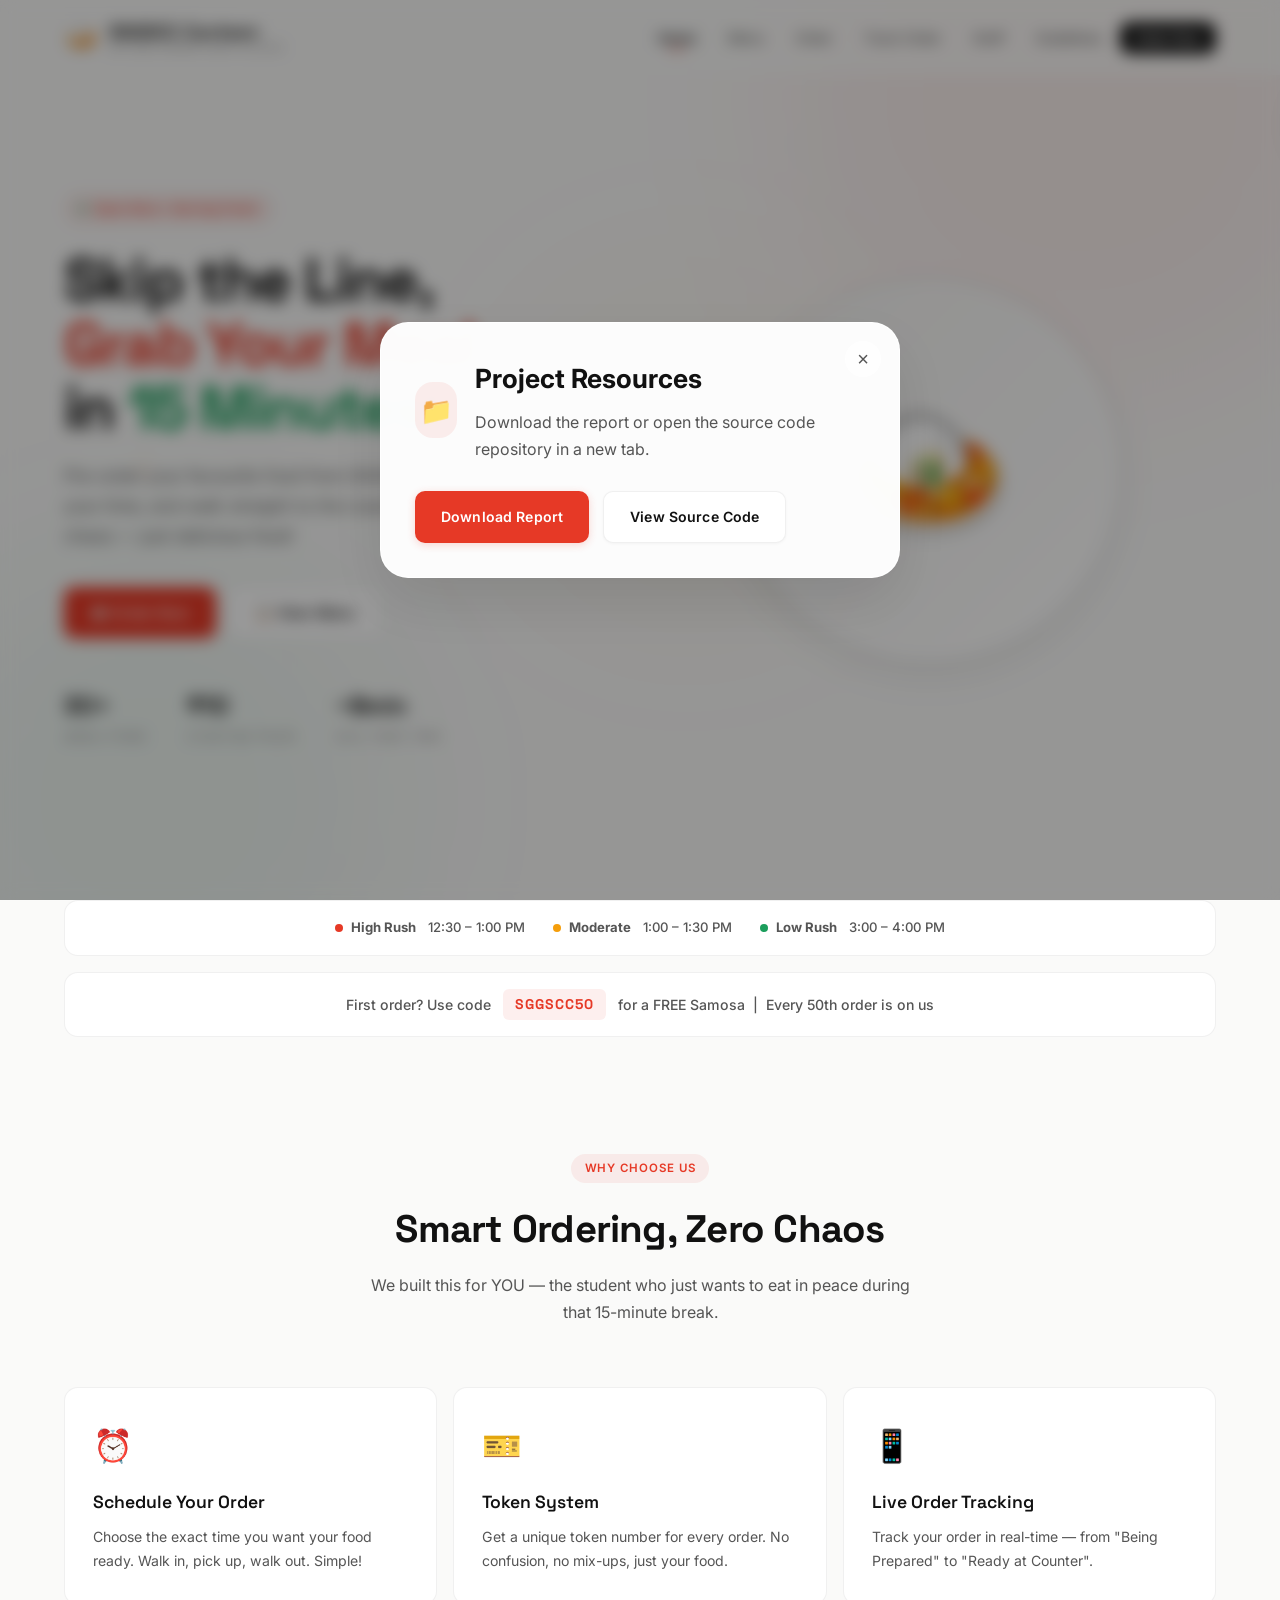
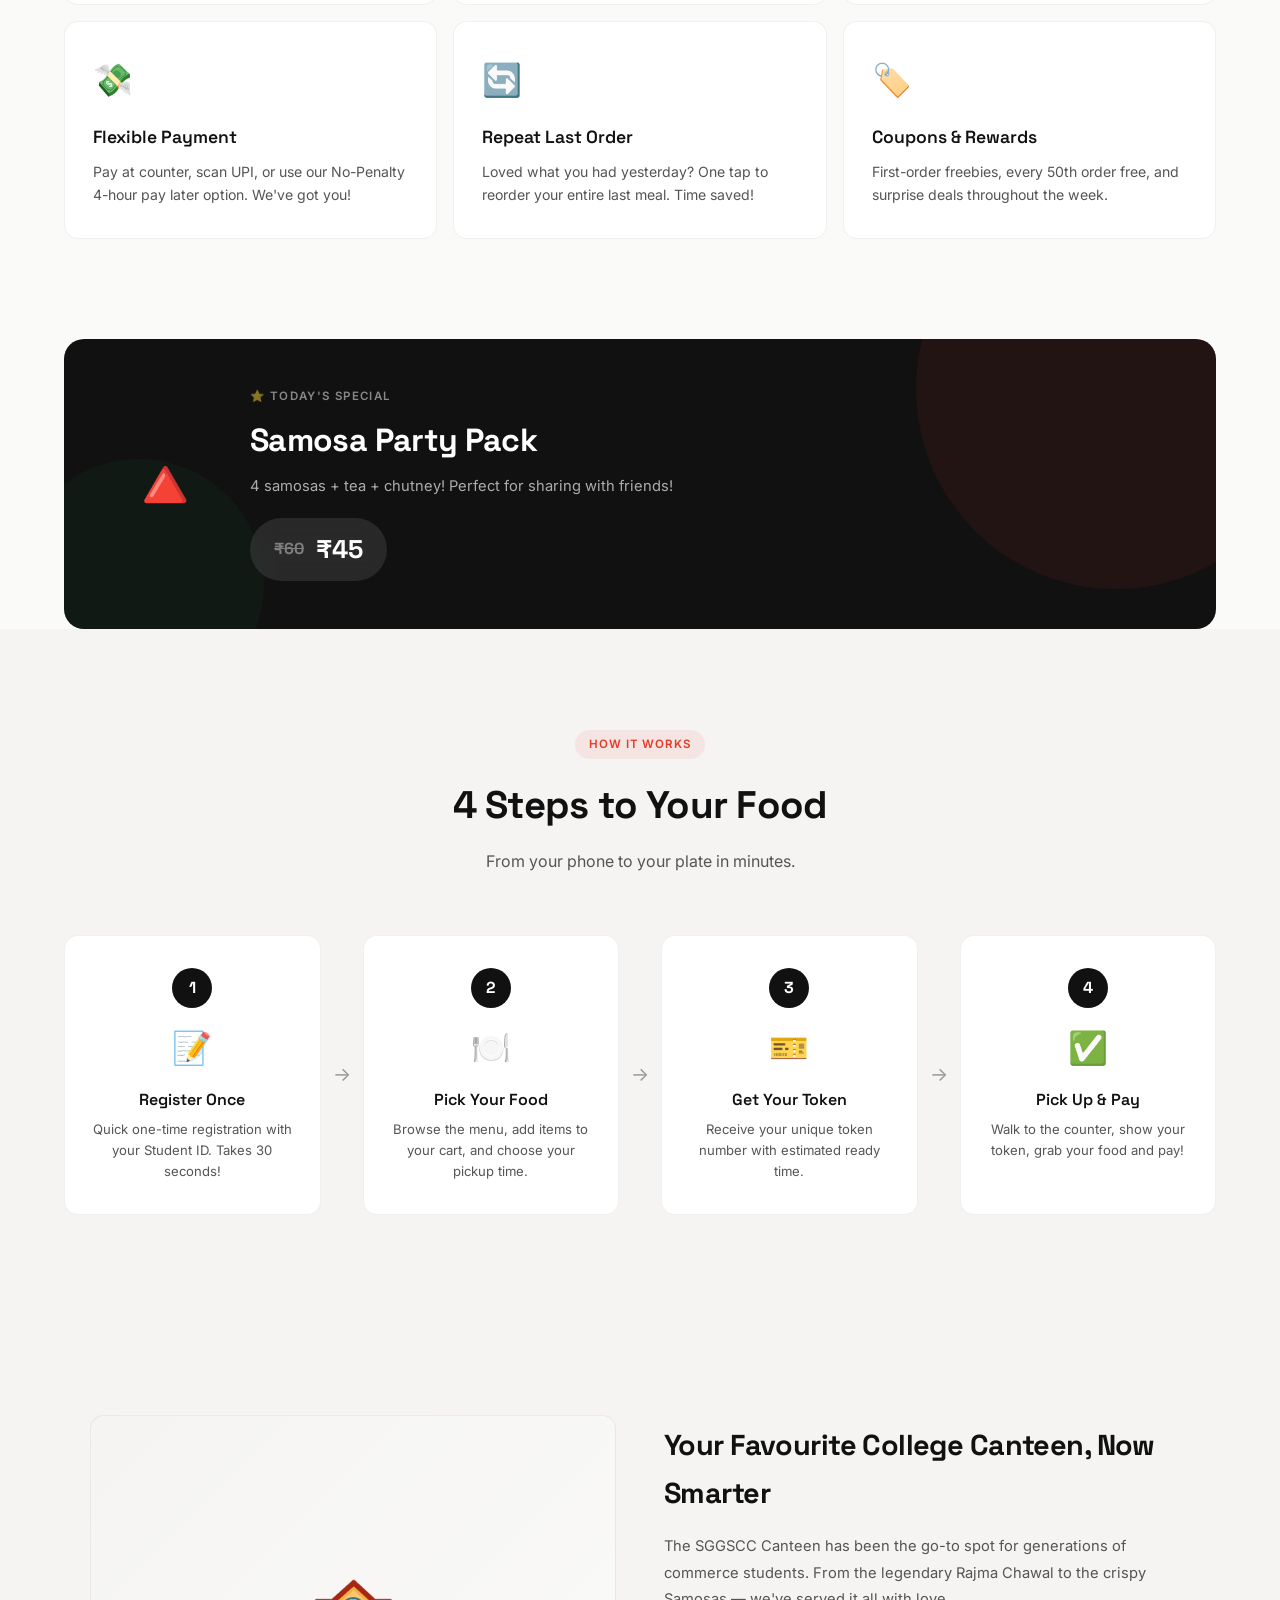
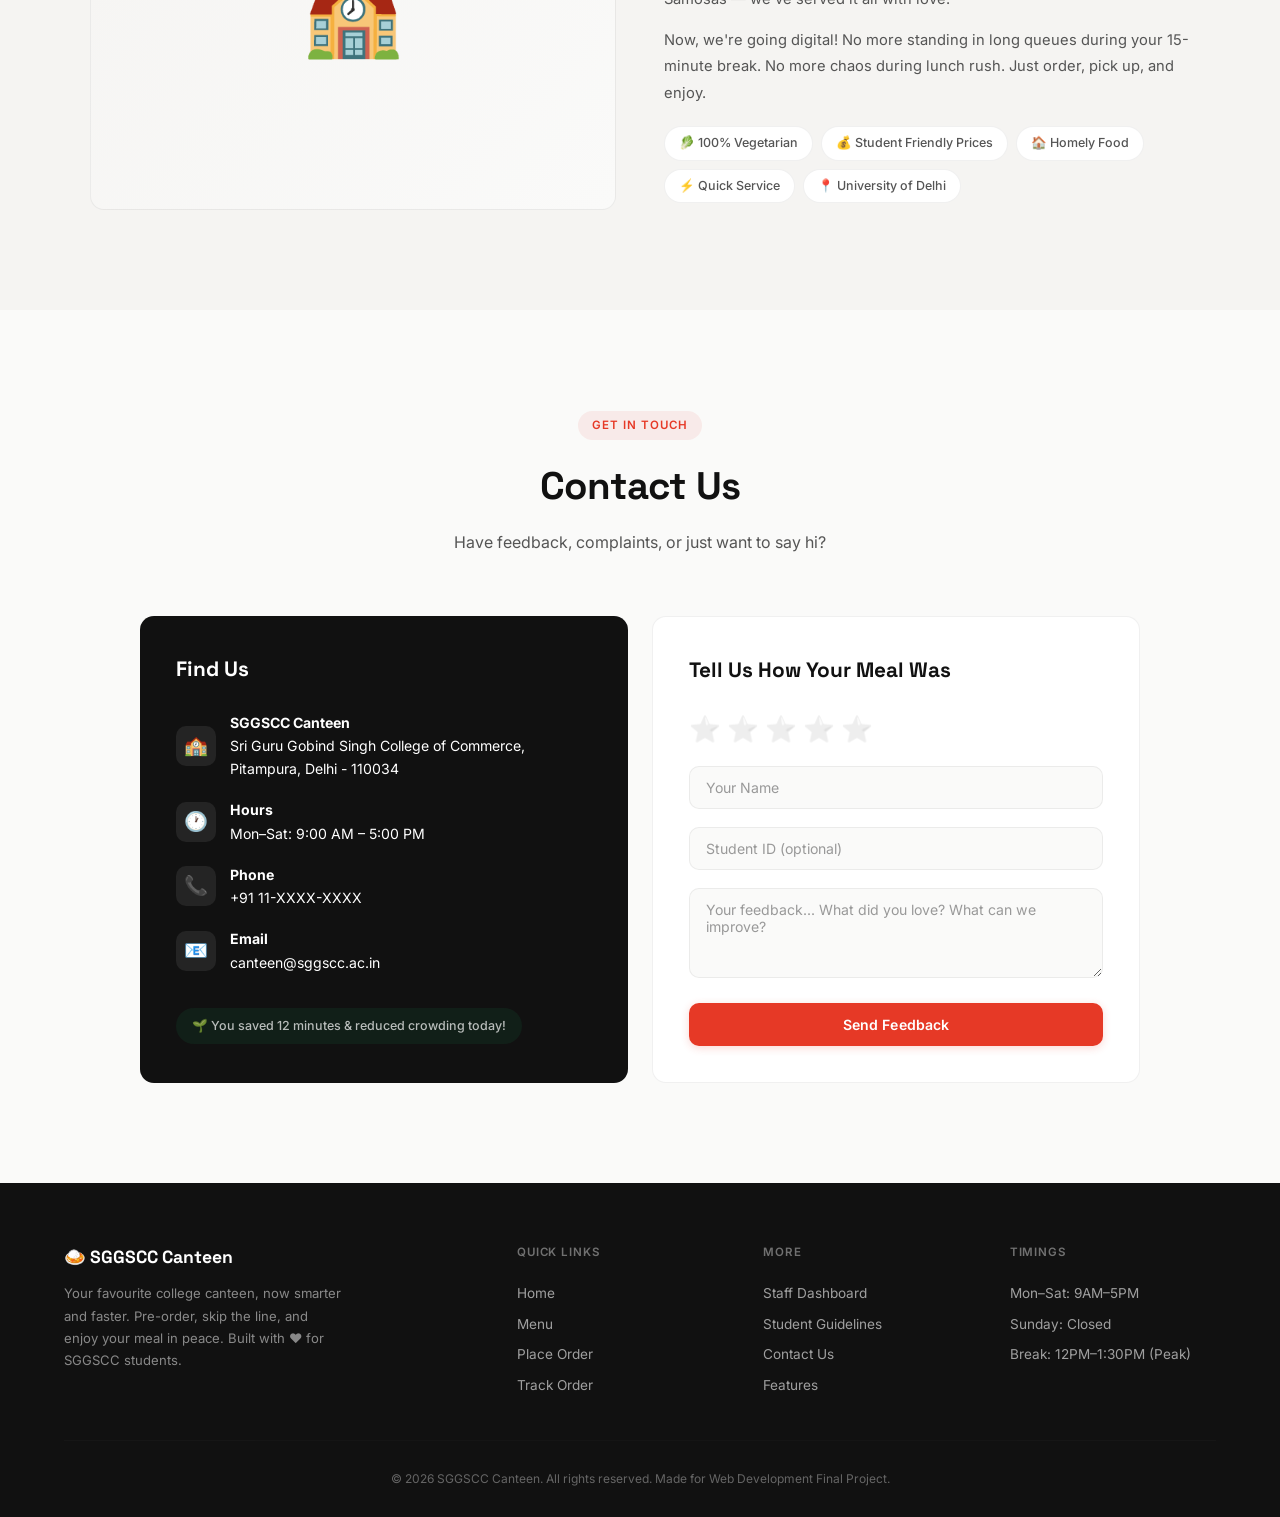
<file: index.html>
<!DOCTYPE html>
<html lang="en">
<head>
    <meta charset="UTF-8">
    <meta name="viewport" content="width=device-width, initial-scale=1.0">
    <title>SGGSCC Canteen - Sri Guru Gobind Singh College of Commerce</title>
    <link rel="stylesheet" href="css/style.css?v=2.0.0">
    <link rel="icon" href="data:image/svg+xml,<svg xmlns='http://www.w3.org/2000/svg' viewBox='0 0 100 100'><text y='.9em' font-size='90'>🍛</text></svg>">
</head>
<body>
    <!-- Preloader -->
    <div class="preloader" id="preloader">
        <div class="preloader-emoji">🍛</div>
        <p>Loading your canteen...</p>
    </div>

    <!-- Navbar -->
    <nav class="navbar" id="navbar">
        <a href="index.html" class="nav-logo">
            <span class="logo-emoji">🍛</span>
            <div class="logo-text">
                SGGSCC Canteen
                <span>Sri Guru Gobind Singh College</span>
            </div>
        </a>
        <ul class="nav-links" id="navLinks">
            <li><a href="index.html" class="active">Home</a></li>
            <li><a href="menu.html">Menu</a></li>
            <li><a href="order.html">Order</a></li>
            <li><a href="status.html">Track Order</a></li>
            <li><a href="dashboard.html">Staff</a></li>
            <li><a href="guidelines.html">Guidelines</a></li>
            <li><a href="order.html" class="nav-cta">Order Now</a></li>
        </ul>
        <div class="hamburger" id="hamburger">
            <span></span><span></span><span></span>
        </div>
    </nav>

    <!-- Hero Section -->
    <section class="hero">
        <div class="hero-bg-shapes">
            <div class="shape"></div>
            <div class="shape"></div>
            <div class="shape"></div>
        </div>

        <div class="hero-content">
            <div class="hero-badge">
                <span class="dot"></span>
                Open Now &bull; Serving Fresh
            </div>
            <h1>
                Skip the Line,<br>
                <span class="highlight">Grab Your Meal</span><br>
                in <span class="highlight-green">15 Minutes!</span>
            </h1>
            <p class="hero-subtitle">
                Pre-order your favourite food from SGGSCC Canteen, pick your time, and walk straight to the counter. No waiting, no chaos — just delicious food!
            </p>
            <div class="hero-buttons">
                <a href="order.html" class="btn btn-primary">
                    🍽️ Order Now
                </a>
                <a href="menu.html" class="btn btn-secondary">
                    📋 View Menu
                </a>
            </div>
            <div class="hero-stats">
                <div class="hero-stat">
                    <div class="number">30+</div>
                    <div class="label">Menu Items</div>
                </div>
                <div class="hero-stat">
                    <div class="number">₹10</div>
                    <div class="label">Starting From</div>
                </div>
                <div class="hero-stat">
                    <div class="number">~8min</div>
                    <div class="label">Avg. Prep Time</div>
                </div>
            </div>
        </div>

        <div class="hero-visual">
            <div class="hero-illustration">
                <span class="big-emoji">🍛</span>
                <span class="orbit-emoji">🍟</span>
                <span class="orbit-emoji">☕</span>
                <span class="orbit-emoji">🥪</span>
                <span class="orbit-emoji">🧃</span>
            </div>
        </div>

        <div class="floating-food" style="left:10%; animation-delay:0s;">🍕</div>
        <div class="floating-food" style="left:85%; animation-delay:6s;">☕</div>
    </section>

    <!-- Peak Hours Banner -->
    <div class="peak-hours-banner reveal">
        <div class="peak-item">
            <span class="peak-dot red"></span>
            <span><strong>High Rush</strong> &nbsp; 12:30 – 1:00 PM</span>
        </div>
        <div class="peak-item">
            <span class="peak-dot orange"></span>
            <span><strong>Moderate</strong> &nbsp; 1:00 – 1:30 PM</span>
        </div>
        <div class="peak-item">
            <span class="peak-dot green"></span>
            <span><strong>Low Rush</strong> &nbsp; 3:00 – 4:00 PM</span>
        </div>
    </div>

    <!-- Coupon Banner -->
    <div class="coupon-banner reveal">
        First order? Use code <span class="coupon-code">SGGSCC50</span> for a FREE Samosa &nbsp;|&nbsp; Every 50th order is on us
    </div>

    <!-- Features Section -->
    <section class="features" id="features">
        <div class="section-header reveal">
            <div class="section-badge">Why Choose Us</div>
            <h2>Smart Ordering, Zero Chaos</h2>
            <p>We built this for YOU — the student who just wants to eat in peace during that 15-minute break.</p>
        </div>
        <div class="features-grid">
            <div class="feature-card reveal">
                <span class="feature-icon">⏰</span>
                <h3>Schedule Your Order</h3>
                <p>Choose the exact time you want your food ready. Walk in, pick up, walk out. Simple!</p>
            </div>
            <div class="feature-card reveal">
                <span class="feature-icon">🎫</span>
                <h3>Token System</h3>
                <p>Get a unique token number for every order. No confusion, no mix-ups, just your food.</p>
            </div>
            <div class="feature-card reveal">
                <span class="feature-icon">📱</span>
                <h3>Live Order Tracking</h3>
                <p>Track your order in real-time — from "Being Prepared" to "Ready at Counter".</p>
            </div>
            <div class="feature-card reveal">
                <span class="feature-icon">💸</span>
                <h3>Flexible Payment</h3>
                <p>Pay at counter, scan UPI, or use our No-Penalty 4-hour pay later option. We've got you!</p>
            </div>
            <div class="feature-card reveal">
                <span class="feature-icon">🔄</span>
                <h3>Repeat Last Order</h3>
                <p>Loved what you had yesterday? One tap to reorder your entire last meal. Time saved!</p>
            </div>
            <div class="feature-card reveal">
                <span class="feature-icon">🏷️</span>
                <h3>Coupons & Rewards</h3>
                <p>First-order freebies, every 50th order free, and surprise deals throughout the week.</p>
            </div>
        </div>
    </section>

    <!-- Daily Special -->
    <div class="daily-special reveal" id="dailySpecial">
        <div class="special-emoji">🍲</div>
        <div class="daily-special-content">
            <h3>⭐ Today's Special</h3>
            <h2 id="specialName">Rajma Chawal Combo</h2>
            <p id="specialDesc">Piping hot rajma with steamed rice, salad & a cold drink. The ultimate comfort meal!</p>
            <div class="daily-special-price">
                <span class="old-price">₹70</span>
                <span id="specialPrice">₹55</span>
            </div>
        </div>
    </div>

    <!-- How It Works -->
    <section class="how-it-works">
        <div class="section-header reveal">
            <div class="section-badge">How It Works</div>
            <h2>4 Steps to Your Food</h2>
            <p>From your phone to your plate in minutes.</p>
        </div>
        <div class="steps-container">
            <div class="step-card reveal">
                <div class="step-number">1</div>
                <span class="step-emoji">📝</span>
                <h3>Register Once</h3>
                <p>Quick one-time registration with your Student ID. Takes 30 seconds!</p>
            </div>
            <span class="step-arrow reveal">→</span>
            <div class="step-card reveal">
                <div class="step-number">2</div>
                <span class="step-emoji">🍽️</span>
                <h3>Pick Your Food</h3>
                <p>Browse the menu, add items to your cart, and choose your pickup time.</p>
            </div>
            <span class="step-arrow reveal">→</span>
            <div class="step-card reveal">
                <div class="step-number">3</div>
                <span class="step-emoji">🎫</span>
                <h3>Get Your Token</h3>
                <p>Receive your unique token number with estimated ready time.</p>
            </div>
            <span class="step-arrow reveal">→</span>
            <div class="step-card reveal">
                <div class="step-number">4</div>
                <span class="step-emoji">✅</span>
                <h3>Pick Up & Pay</h3>
                <p>Walk to the counter, show your token, grab your food and pay!</p>
            </div>
        </div>
    </section>

    <!-- About Section -->
    <section class="about-section" id="about">
        <div class="about-grid">
            <div class="about-image reveal-left">🏫</div>
            <div class="about-content reveal-right">
                <h2>Your Favourite College Canteen, Now Smarter</h2>
                <p>
                    The SGGSCC Canteen has been the go-to spot for generations of commerce students. 
                    From the legendary Rajma Chawal to the crispy Samosas — we've served it all with love.
                </p>
                <p>
                    Now, we're going digital! No more standing in long queues during your 15-minute break. 
                    No more chaos during lunch rush. Just order, pick up, and enjoy.
                </p>
                <div class="about-tags">
                    <span class="tag">🥬 100% Vegetarian</span>
                    <span class="tag">💰 Student Friendly Prices</span>
                    <span class="tag">🏠 Homely Food</span>
                    <span class="tag">⚡ Quick Service</span>
                    <span class="tag">📍 University of Delhi</span>
                </div>
            </div>
        </div>
    </section>

    <!-- Contact & Feedback Section -->
    <section class="contact-section" id="contact">
        <div class="section-header reveal">
            <div class="section-badge">Get In Touch</div>
            <h2>Contact Us</h2>
            <p>Have feedback, complaints, or just want to say hi?</p>
        </div>
        <div class="contact-grid">
            <div class="contact-info-card reveal-left">
                <h3>Find Us</h3>
                <div class="contact-detail">
                    <span class="contact-emoji">🏫</span>
                    <div>
                        <strong>SGGSCC Canteen</strong><br>
                        Sri Guru Gobind Singh College of Commerce,<br>
                        Pitampura, Delhi - 110034
                    </div>
                </div>
                <div class="contact-detail">
                    <span class="contact-emoji">🕐</span>
                    <div>
                        <strong>Hours</strong><br>
                        Mon–Sat: 9:00 AM – 5:00 PM
                    </div>
                </div>
                <div class="contact-detail">
                    <span class="contact-emoji">📞</span>
                    <div>
                        <strong>Phone</strong><br>
                        +91 11-XXXX-XXXX
                    </div>
                </div>
                <div class="contact-detail">
                    <span class="contact-emoji">📧</span>
                    <div>
                        <strong>Email</strong><br>
                        canteen@sggscc.ac.in
                    </div>
                </div>
                <div class="sustainability-score">
                    🌱 You saved 12 minutes & reduced crowding today!
                </div>
            </div>
            <div class="feedback-form reveal-right">
                <h3>Tell Us How Your Meal Was</h3>
                <div class="star-rating" id="starRating">
                    <span class="star" data-rating="1">⭐</span>
                    <span class="star" data-rating="2">⭐</span>
                    <span class="star" data-rating="3">⭐</span>
                    <span class="star" data-rating="4">⭐</span>
                    <span class="star" data-rating="5">⭐</span>
                </div>
                <div class="form-group">
                    <input type="text" class="form-input" placeholder="Your Name">
                </div>
                <div class="form-group">
                    <input type="text" class="form-input" placeholder="Student ID (optional)">
                </div>
                <div class="form-group">
                    <textarea class="form-input" placeholder="Your feedback... What did you love? What can we improve?"></textarea>
                </div>
                <button class="btn btn-primary" onclick="submitFeedback()" style="width:100%; justify-content:center;">
                    Send Feedback
                </button>
            </div>
        </div>
    </section>

    <!-- Footer -->
    <footer class="footer">
        <div class="footer-grid">
            <div class="footer-brand">
                <div class="footer-logo">🍛 SGGSCC Canteen</div>
                <p>
                    Your favourite college canteen, now smarter and faster. Pre-order, skip the line, 
                    and enjoy your meal in peace. Built with ❤️ for SGGSCC students.
                </p>
            </div>
            <div class="footer-col">
                <h4>Quick Links</h4>
                <a href="index.html">Home</a>
                <a href="menu.html">Menu</a>
                <a href="order.html">Place Order</a>
                <a href="status.html">Track Order</a>
            </div>
            <div class="footer-col">
                <h4>More</h4>
                <a href="dashboard.html">Staff Dashboard</a>
                <a href="guidelines.html">Student Guidelines</a>
                <a href="#contact">Contact Us</a>
                <a href="#features">Features</a>
            </div>
            <div class="footer-col">
                <h4>Timings</h4>
                <a href="#">Mon–Sat: 9AM–5PM</a>
                <a href="#">Sunday: Closed</a>
                <a href="#">Break: 12PM–1:30PM (Peak)</a>
            </div>
        </div>
        <div class="footer-bottom">
            <p>© 2026 SGGSCC Canteen. All rights reserved. Made for Web Development Final Project.</p>
        </div>
    </footer>

    <!-- Back to Top -->
    <button class="back-to-top" id="backToTop" onclick="window.scrollTo({top:0,behavior:'smooth'})">↑</button>

    <!-- Project Modal -->
    <div class="modal-overlay" id="projectModal" aria-hidden="true">
        <div class="modal-card" role="dialog" aria-modal="true" aria-labelledby="projectModalTitle">
            <button class="modal-close" id="projectModalClose" aria-label="Close project modal">×</button>
            <div class="modal-heading">
                <div class="modal-icon">📁</div>
                <div>
                    <h2 id="projectModalTitle">Project Resources</h2>
                    <p>Download the report or open the source code repository in a new tab.</p>
                </div>
            </div>
            <div class="modal-buttons">
                <a href="Reporting.pdf" download class="btn btn-primary">Download Report</a>
                <a href="https://github.com/eknoor127/WEB-DEV-project-canteen" target="_blank" rel="noopener noreferrer" class="btn btn-secondary">View Source Code</a>
            </div>
        </div>
    </div>

    <!-- Toast Notification -->
    <div class="toast" id="toast">
        <span class="toast-emoji">✅</span>
        <span class="toast-msg" id="toastMsg">Action completed!</span>
    </div>

    <script src="js/main.js?v=2.0.0"></script>
</body>
</html>
</file>
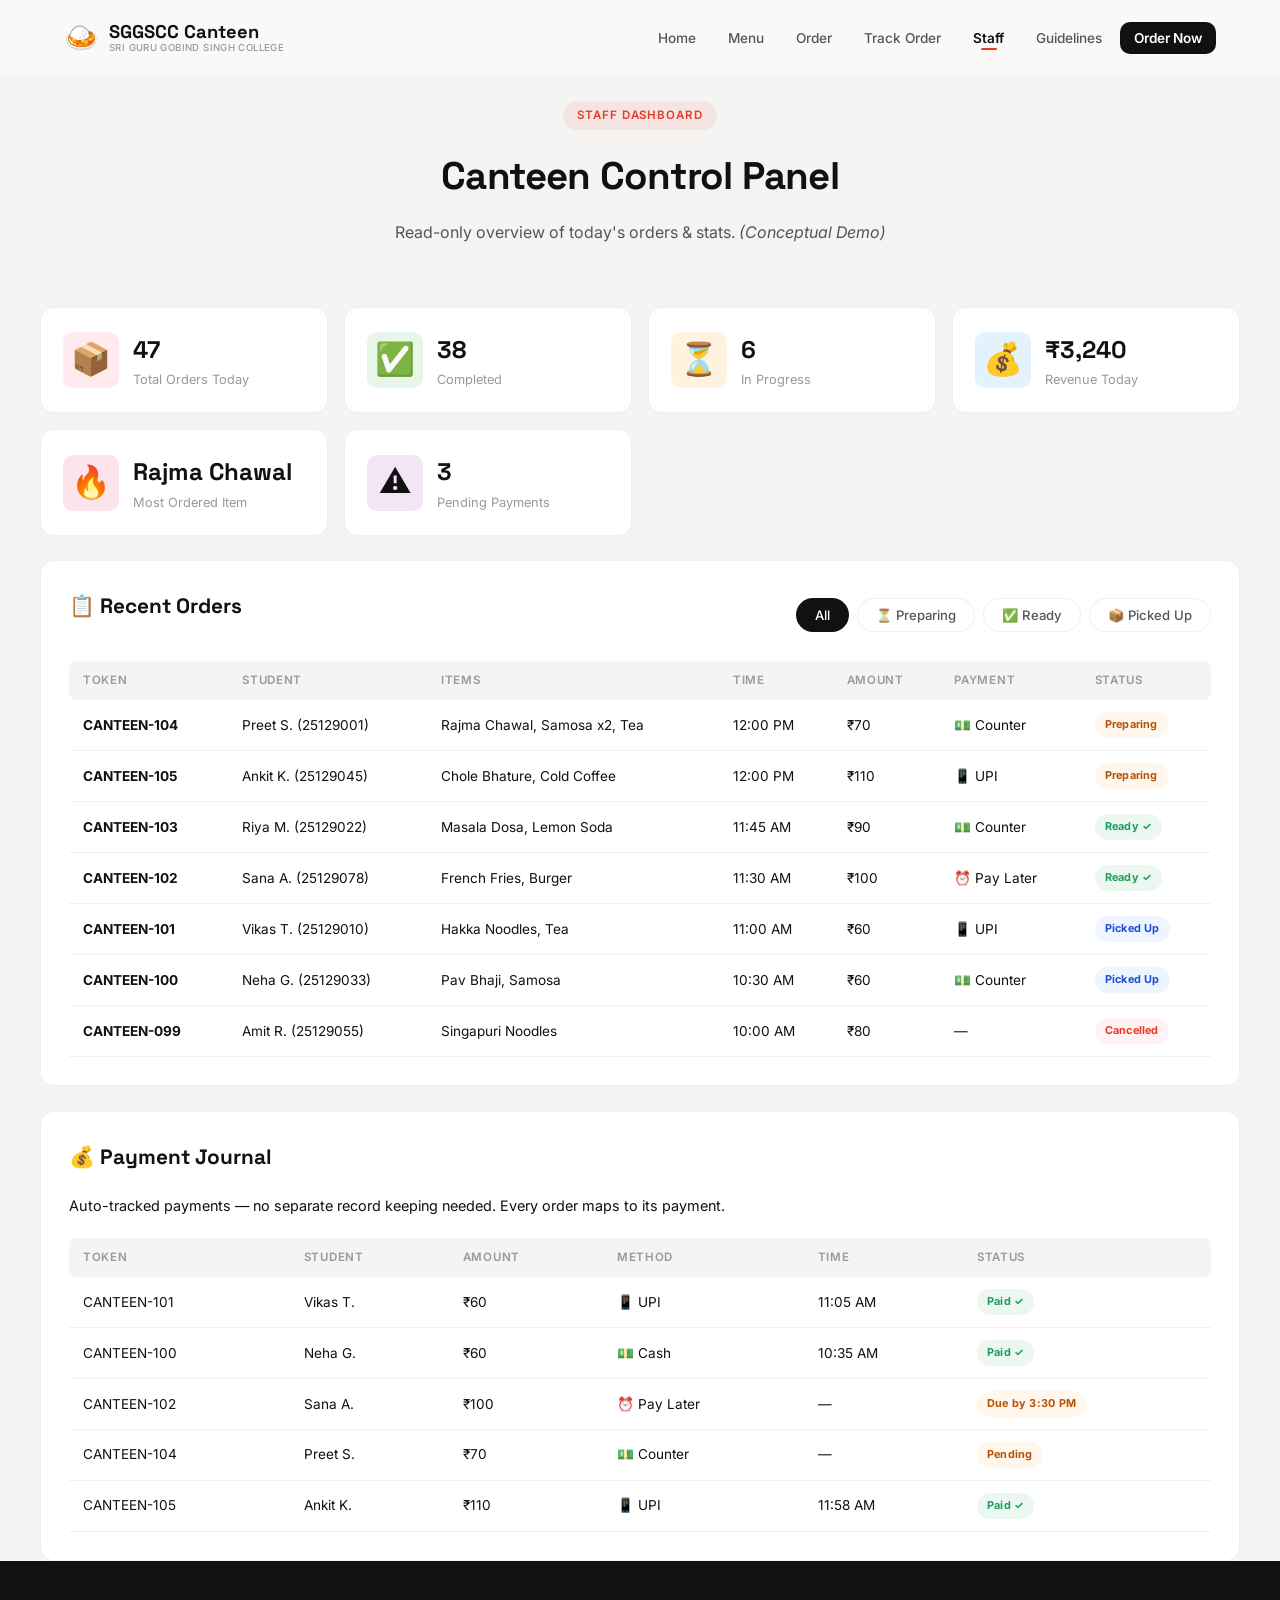
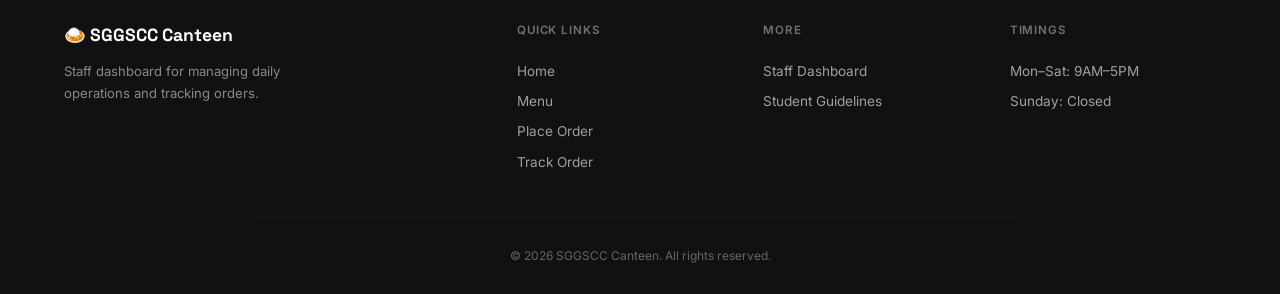
<file: dashboard.html>
<!DOCTYPE html>
<html lang="en">
<head>
    <meta charset="UTF-8">
    <meta name="viewport" content="width=device-width, initial-scale=1.0">
    <title>Staff Dashboard - SGGSCC Canteen</title>
    <link rel="stylesheet" href="css/style.css?v=2.0.0">
    <link rel="icon" href="data:image/svg+xml,<svg xmlns='http://www.w3.org/2000/svg' viewBox='0 0 100 100'><text y='.9em' font-size='90'>🍛</text></svg>">
</head>
<body>
    <!-- Navbar -->
    <nav class="navbar" id="navbar">
        <a href="index.html" class="nav-logo">
            <span class="logo-emoji">🍛</span>
            <div class="logo-text">
                SGGSCC Canteen
                <span>Sri Guru Gobind Singh College</span>
            </div>
        </a>
        <ul class="nav-links" id="navLinks">
            <li><a href="index.html">Home</a></li>
            <li><a href="menu.html">Menu</a></li>
            <li><a href="order.html">Order</a></li>
            <li><a href="status.html">Track Order</a></li>
            <li><a href="dashboard.html" class="active">Staff</a></li>
            <li><a href="guidelines.html">Guidelines</a></li>
            <li><a href="order.html" class="nav-cta">Order Now</a></li>
        </ul>
        <div class="hamburger" id="hamburger">
            <span></span><span></span><span></span>
        </div>
    </nav>

    <!-- Dashboard Page -->
    <div class="dashboard-page">
        <div class="section-header">
            <div class="section-badge">Staff Dashboard</div>
            <h2>Canteen Control Panel</h2>
            <p>Read-only overview of today's orders & stats. <em>(Conceptual Demo)</em></p>
        </div>

        <!-- Stats Cards -->
        <div class="dashboard-grid">
            <div class="dash-stat-card reveal">
                <div class="stat-icon" style="background: #FFEBEE;">📦</div>
                <div class="stat-info">
                    <h3 id="totalOrders">47</h3>
                    <p>Total Orders Today</p>
                </div>
            </div>
            <div class="dash-stat-card reveal">
                <div class="stat-icon" style="background: #E8F5E9;">✅</div>
                <div class="stat-info">
                    <h3>38</h3>
                    <p>Completed</p>
                </div>
            </div>
            <div class="dash-stat-card reveal">
                <div class="stat-icon" style="background: #FFF3E0;">⏳</div>
                <div class="stat-info">
                    <h3>6</h3>
                    <p>In Progress</p>
                </div>
            </div>
            <div class="dash-stat-card reveal">
                <div class="stat-icon" style="background: #E3F2FD;">💰</div>
                <div class="stat-info">
                    <h3>₹3,240</h3>
                    <p>Revenue Today</p>
                </div>
            </div>
            <div class="dash-stat-card reveal">
                <div class="stat-icon" style="background: #FCE4EC;">🔥</div>
                <div class="stat-info">
                    <h3>Rajma Chawal</h3>
                    <p>Most Ordered Item</p>
                </div>
            </div>
            <div class="dash-stat-card reveal">
                <div class="stat-icon" style="background: #F3E5F5;">⚠️</div>
                <div class="stat-info">
                    <h3>3</h3>
                    <p>Pending Payments</p>
                </div>
            </div>
        </div>

        <!-- Orders Table -->
        <div class="dashboard-orders reveal">
            <div style="display:flex; align-items:center; justify-content:space-between; flex-wrap:wrap; gap:15px; margin-bottom:20px;">
                <h2>📋 Recent Orders</h2>
                <div style="display:flex; gap:8px; flex-wrap:wrap;">
                    <button class="category-btn active" onclick="filterDashOrders('all', this)">All</button>
                    <button class="category-btn" onclick="filterDashOrders('preparing', this)">⏳ Preparing</button>
                    <button class="category-btn" onclick="filterDashOrders('ready', this)">✅ Ready</button>
                    <button class="category-btn" onclick="filterDashOrders('picked', this)">📦 Picked Up</button>
                </div>
            </div>
            <div style="overflow-x: auto;">
                <table class="order-table">
                    <thead>
                        <tr>
                            <th>Token</th>
                            <th>Student</th>
                            <th>Items</th>
                            <th>Time</th>
                            <th>Amount</th>
                            <th>Payment</th>
                            <th>Status</th>
                        </tr>
                    </thead>
                    <tbody id="dashboardOrders">
                        <tr data-status="preparing">
                            <td><strong>CANTEEN-104</strong></td>
                            <td>Preet S. (25129001)</td>
                            <td>Rajma Chawal, Samosa x2, Tea</td>
                            <td>12:00 PM</td>
                            <td>₹70</td>
                            <td>💵 Counter</td>
                            <td><span class="status-pill preparing">Preparing</span></td>
                        </tr>
                        <tr data-status="preparing">
                            <td><strong>CANTEEN-105</strong></td>
                            <td>Ankit K. (25129045)</td>
                            <td>Chole Bhature, Cold Coffee</td>
                            <td>12:00 PM</td>
                            <td>₹110</td>
                            <td>📱 UPI</td>
                            <td><span class="status-pill preparing">Preparing</span></td>
                        </tr>
                        <tr data-status="ready">
                            <td><strong>CANTEEN-103</strong></td>
                            <td>Riya M. (25129022)</td>
                            <td>Masala Dosa, Lemon Soda</td>
                            <td>11:45 AM</td>
                            <td>₹90</td>
                            <td>💵 Counter</td>
                            <td><span class="status-pill ready">Ready ✓</span></td>
                        </tr>
                        <tr data-status="ready">
                            <td><strong>CANTEEN-102</strong></td>
                            <td>Sana A. (25129078)</td>
                            <td>French Fries, Burger</td>
                            <td>11:30 AM</td>
                            <td>₹100</td>
                            <td>⏰ Pay Later</td>
                            <td><span class="status-pill ready">Ready ✓</span></td>
                        </tr>
                        <tr data-status="picked">
                            <td><strong>CANTEEN-101</strong></td>
                            <td>Vikas T. (25129010)</td>
                            <td>Hakka Noodles, Tea</td>
                            <td>11:00 AM</td>
                            <td>₹60</td>
                            <td>📱 UPI</td>
                            <td><span class="status-pill picked">Picked Up</span></td>
                        </tr>
                        <tr data-status="picked">
                            <td><strong>CANTEEN-100</strong></td>
                            <td>Neha G. (25129033)</td>
                            <td>Pav Bhaji, Samosa</td>
                            <td>10:30 AM</td>
                            <td>₹60</td>
                            <td>💵 Counter</td>
                            <td><span class="status-pill picked">Picked Up</span></td>
                        </tr>
                        <tr data-status="cancelled">
                            <td><strong>CANTEEN-099</strong></td>
                            <td>Amit R. (25129055)</td>
                            <td>Singapuri Noodles</td>
                            <td>10:00 AM</td>
                            <td>₹80</td>
                            <td>—</td>
                            <td><span class="status-pill cancelled">Cancelled</span></td>
                        </tr>
                    </tbody>
                </table>
            </div>
        </div>

        <!-- Payment Tracking Section -->
        <div class="dashboard-orders reveal" style="margin-top: 25px;">
            <h2 style="margin-bottom: 20px;">💰 Payment Journal</h2>
            <p style="color: var(--text-light); font-size:0.9rem; margin-bottom: 20px;">
                Auto-tracked payments — no separate record keeping needed. Every order maps to its payment.
            </p>
            <div style="overflow-x: auto;">
                <table class="order-table">
                    <thead>
                        <tr>
                            <th>Token</th>
                            <th>Student</th>
                            <th>Amount</th>
                            <th>Method</th>
                            <th>Time</th>
                            <th>Status</th>
                        </tr>
                    </thead>
                    <tbody>
                        <tr>
                            <td>CANTEEN-101</td>
                            <td>Vikas T.</td>
                            <td>₹60</td>
                            <td>📱 UPI</td>
                            <td>11:05 AM</td>
                            <td><span class="status-pill ready">Paid ✓</span></td>
                        </tr>
                        <tr>
                            <td>CANTEEN-100</td>
                            <td>Neha G.</td>
                            <td>₹60</td>
                            <td>💵 Cash</td>
                            <td>10:35 AM</td>
                            <td><span class="status-pill ready">Paid ✓</span></td>
                        </tr>
                        <tr>
                            <td>CANTEEN-102</td>
                            <td>Sana A.</td>
                            <td>₹100</td>
                            <td>⏰ Pay Later</td>
                            <td>—</td>
                            <td><span class="status-pill preparing">Due by 3:30 PM</span></td>
                        </tr>
                        <tr>
                            <td>CANTEEN-104</td>
                            <td>Preet S.</td>
                            <td>₹70</td>
                            <td>💵 Counter</td>
                            <td>—</td>
                            <td><span class="status-pill preparing">Pending</span></td>
                        </tr>
                        <tr>
                            <td>CANTEEN-105</td>
                            <td>Ankit K.</td>
                            <td>₹110</td>
                            <td>📱 UPI</td>
                            <td>11:58 AM</td>
                            <td><span class="status-pill ready">Paid ✓</span></td>
                        </tr>
                    </tbody>
                </table>
            </div>
        </div>
    </div>

    <!-- Footer -->
    <footer class="footer">
        <div class="footer-grid">
            <div class="footer-brand">
                <div class="footer-logo">🍛 SGGSCC Canteen</div>
                <p>Staff dashboard for managing daily operations and tracking orders.</p>
            </div>
            <div class="footer-col">
                <h4>Quick Links</h4>
                <a href="index.html">Home</a>
                <a href="menu.html">Menu</a>
                <a href="order.html">Place Order</a>
                <a href="status.html">Track Order</a>
            </div>
            <div class="footer-col">
                <h4>More</h4>
                <a href="dashboard.html">Staff Dashboard</a>
                <a href="guidelines.html">Student Guidelines</a>
            </div>
            <div class="footer-col">
                <h4>Timings</h4>
                <a href="#">Mon–Sat: 9AM–5PM</a>
                <a href="#">Sunday: Closed</a>
            </div>
        </div>
        <div class="footer-bottom">
            <p>© 2026 SGGSCC Canteen. All rights reserved.</p>
        </div>
    </footer>

    <!-- Toast -->
    <div class="toast" id="toast">
        <span class="toast-emoji">✅</span>
        <span class="toast-msg" id="toastMsg">Action completed!</span>
    </div>

    <script src="js/main.js?v=2.0.0"></script>
</body>
</html>
</file>
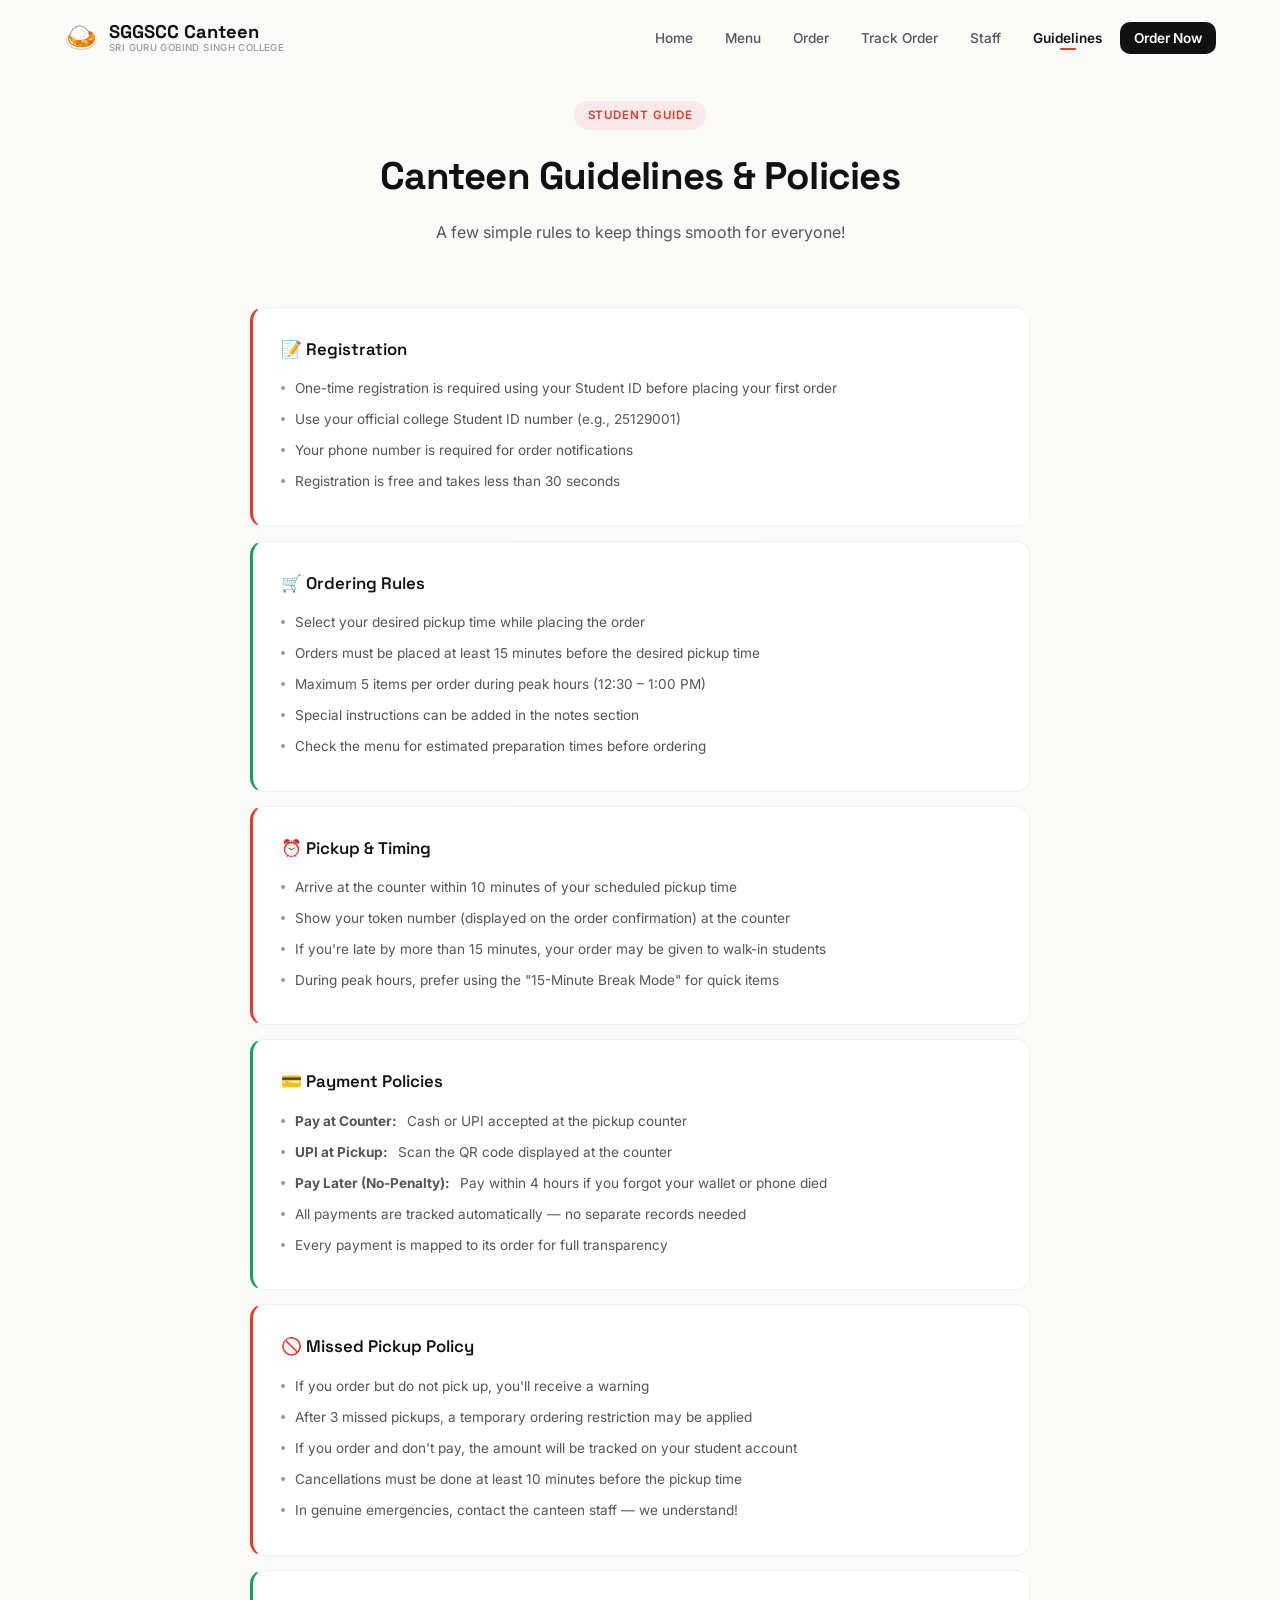
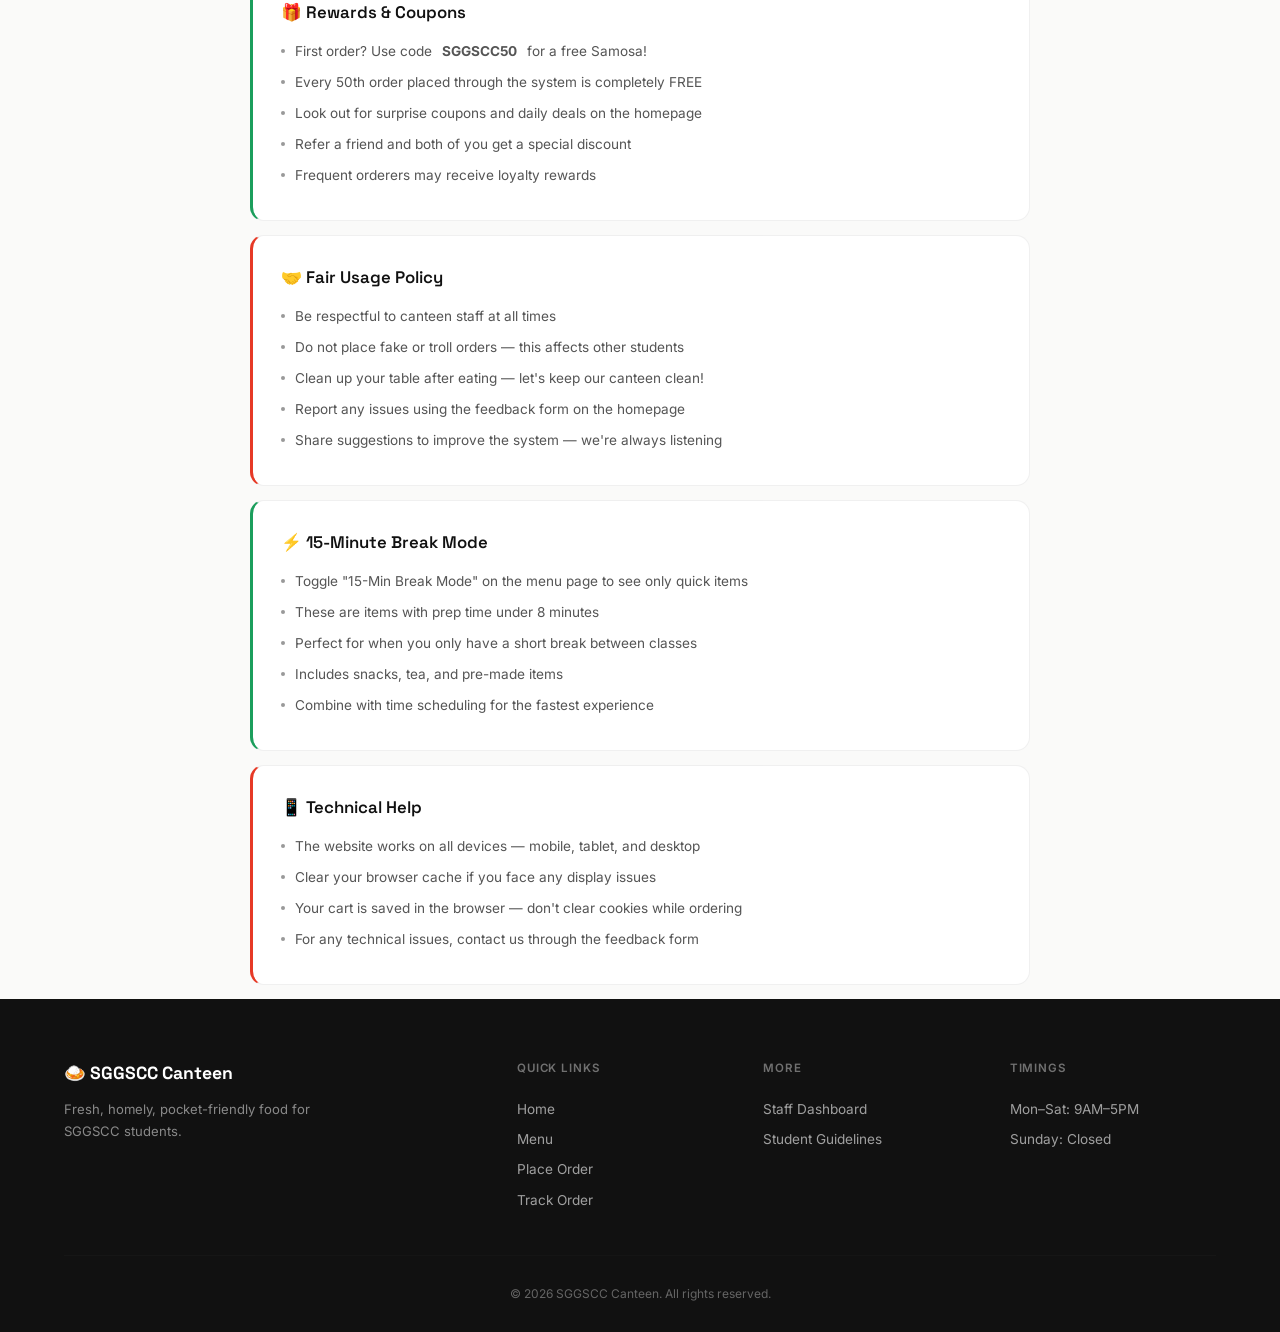
<file: guidelines.html>
<!DOCTYPE html>
<html lang="en">
<head>
    <meta charset="UTF-8">
    <meta name="viewport" content="width=device-width, initial-scale=1.0">
    <title>Student Guidelines - SGGSCC Canteen</title>
    <link rel="stylesheet" href="css/style.css?v=2.0.0">
    <link rel="icon" href="data:image/svg+xml,<svg xmlns='http://www.w3.org/2000/svg' viewBox='0 0 100 100'><text y='.9em' font-size='90'>🍛</text></svg>">
</head>
<body>
    <!-- Navbar -->
    <nav class="navbar" id="navbar">
        <a href="index.html" class="nav-logo">
            <span class="logo-emoji">🍛</span>
            <div class="logo-text">
                SGGSCC Canteen
                <span>Sri Guru Gobind Singh College</span>
            </div>
        </a>
        <ul class="nav-links" id="navLinks">
            <li><a href="index.html">Home</a></li>
            <li><a href="menu.html">Menu</a></li>
            <li><a href="order.html">Order</a></li>
            <li><a href="status.html">Track Order</a></li>
            <li><a href="dashboard.html">Staff</a></li>
            <li><a href="guidelines.html" class="active">Guidelines</a></li>
            <li><a href="order.html" class="nav-cta">Order Now</a></li>
        </ul>
        <div class="hamburger" id="hamburger">
            <span></span><span></span><span></span>
        </div>
    </nav>

    <!-- Guidelines Page -->
    <div class="guidelines-page">
        <div class="section-header">
            <div class="section-badge">Student Guide</div>
            <h2>Canteen Guidelines & Policies</h2>
            <p>A few simple rules to keep things smooth for everyone!</p>
        </div>

        <div class="guidelines-container">
            <div class="guideline-card reveal">
                <h3>📝 Registration</h3>
                <ul>
                    <li>One-time registration is required using your Student ID before placing your first order</li>
                    <li>Use your official college Student ID number (e.g., 25129001)</li>
                    <li>Your phone number is required for order notifications</li>
                    <li>Registration is free and takes less than 30 seconds</li>
                </ul>
            </div>

            <div class="guideline-card reveal">
                <h3>🛒 Ordering Rules</h3>
                <ul>
                    <li>Select your desired pickup time while placing the order</li>
                    <li>Orders must be placed at least 15 minutes before the desired pickup time</li>
                    <li>Maximum 5 items per order during peak hours (12:30 – 1:00 PM)</li>
                    <li>Special instructions can be added in the notes section</li>
                    <li>Check the menu for estimated preparation times before ordering</li>
                </ul>
            </div>

            <div class="guideline-card reveal">
                <h3>⏰ Pickup & Timing</h3>
                <ul>
                    <li>Arrive at the counter within 10 minutes of your scheduled pickup time</li>
                    <li>Show your token number (displayed on the order confirmation) at the counter</li>
                    <li>If you're late by more than 15 minutes, your order may be given to walk-in students</li>
                    <li>During peak hours, prefer using the "15-Minute Break Mode" for quick items</li>
                </ul>
            </div>

            <div class="guideline-card reveal">
                <h3>💳 Payment Policies</h3>
                <ul>
                    <li><strong>Pay at Counter:</strong> Cash or UPI accepted at the pickup counter</li>
                    <li><strong>UPI at Pickup:</strong> Scan the QR code displayed at the counter</li>
                    <li><strong>Pay Later (No-Penalty):</strong> Pay within 4 hours if you forgot your wallet or phone died</li>
                    <li>All payments are tracked automatically — no separate records needed</li>
                    <li>Every payment is mapped to its order for full transparency</li>
                </ul>
            </div>

            <div class="guideline-card reveal">
                <h3>🚫 Missed Pickup Policy</h3>
                <ul>
                    <li>If you order but do not pick up, you'll receive a warning</li>
                    <li>After 3 missed pickups, a temporary ordering restriction may be applied</li>
                    <li>If you order and don't pay, the amount will be tracked on your student account</li>
                    <li>Cancellations must be done at least 10 minutes before the pickup time</li>
                    <li>In genuine emergencies, contact the canteen staff — we understand!</li>
                </ul>
            </div>

            <div class="guideline-card reveal">
                <h3>🎁 Rewards & Coupons</h3>
                <ul>
                    <li>First order? Use code <strong>SGGSCC50</strong> for a free Samosa!</li>
                    <li>Every 50th order placed through the system is completely FREE</li>
                    <li>Look out for surprise coupons and daily deals on the homepage</li>
                    <li>Refer a friend and both of you get a special discount</li>
                    <li>Frequent orderers may receive loyalty rewards</li>
                </ul>
            </div>

            <div class="guideline-card reveal">
                <h3>🤝 Fair Usage Policy</h3>
                <ul>
                    <li>Be respectful to canteen staff at all times</li>
                    <li>Do not place fake or troll orders — this affects other students</li>
                    <li>Clean up your table after eating — let's keep our canteen clean!</li>
                    <li>Report any issues using the feedback form on the homepage</li>
                    <li>Share suggestions to improve the system — we're always listening</li>
                </ul>
            </div>

            <div class="guideline-card reveal">
                <h3>⚡ 15-Minute Break Mode</h3>
                <ul>
                    <li>Toggle "15-Min Break Mode" on the menu page to see only quick items</li>
                    <li>These are items with prep time under 8 minutes</li>
                    <li>Perfect for when you only have a short break between classes</li>
                    <li>Includes snacks, tea, and pre-made items</li>
                    <li>Combine with time scheduling for the fastest experience</li>
                </ul>
            </div>

            <div class="guideline-card reveal">
                <h3>📱 Technical Help</h3>
                <ul>
                    <li>The website works on all devices — mobile, tablet, and desktop</li>
                    <li>Clear your browser cache if you face any display issues</li>
                    <li>Your cart is saved in the browser — don't clear cookies while ordering</li>
                    <li>For any technical issues, contact us through the feedback form</li>
                </ul>
            </div>
        </div>
    </div>

    <!-- Footer -->
    <footer class="footer">
        <div class="footer-grid">
            <div class="footer-brand">
                <div class="footer-logo">🍛 SGGSCC Canteen</div>
                <p>Fresh, homely, pocket-friendly food for SGGSCC students.</p>
            </div>
            <div class="footer-col">
                <h4>Quick Links</h4>
                <a href="index.html">Home</a>
                <a href="menu.html">Menu</a>
                <a href="order.html">Place Order</a>
                <a href="status.html">Track Order</a>
            </div>
            <div class="footer-col">
                <h4>More</h4>
                <a href="dashboard.html">Staff Dashboard</a>
                <a href="guidelines.html">Student Guidelines</a>
            </div>
            <div class="footer-col">
                <h4>Timings</h4>
                <a href="#">Mon–Sat: 9AM–5PM</a>
                <a href="#">Sunday: Closed</a>
            </div>
        </div>
        <div class="footer-bottom">
            <p>© 2026 SGGSCC Canteen. All rights reserved.</p>
        </div>
    </footer>

    <script src="js/main.js?v=2.0.0"></script>
</body>
</html>
</file>
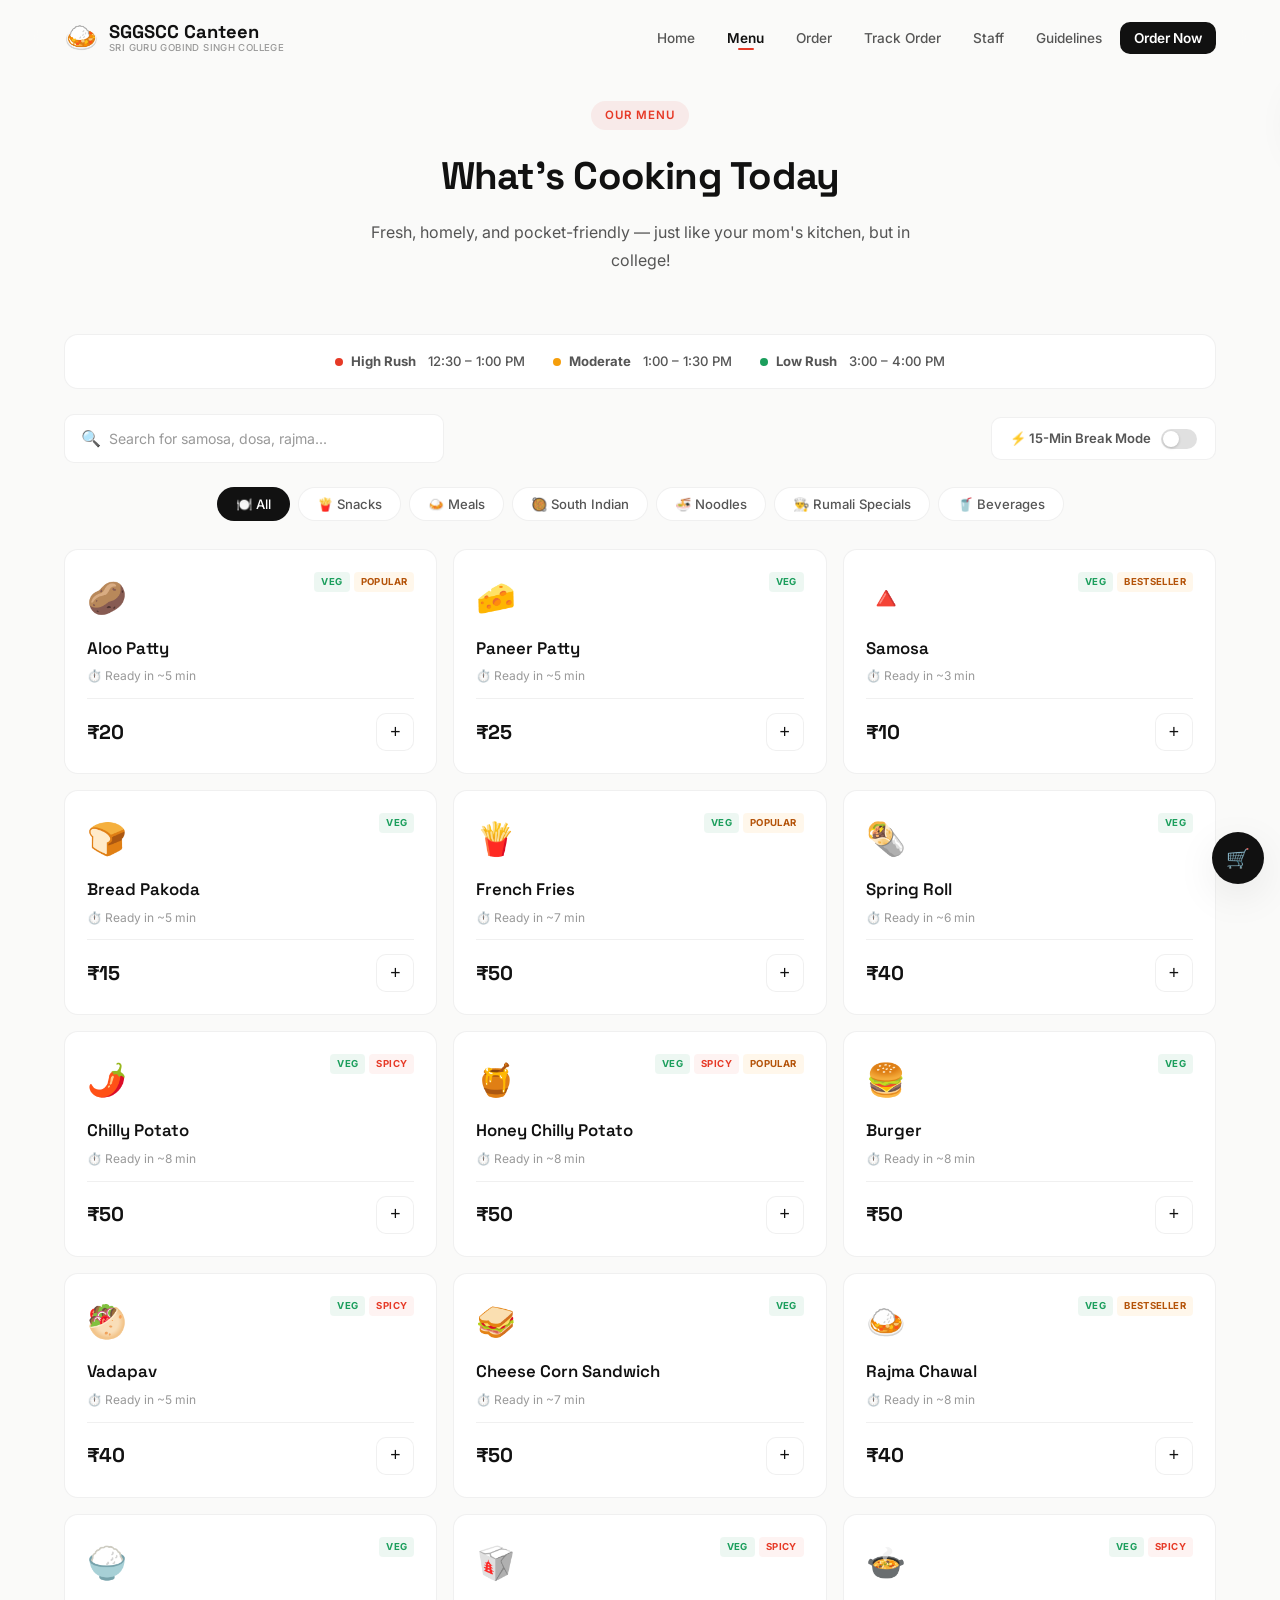
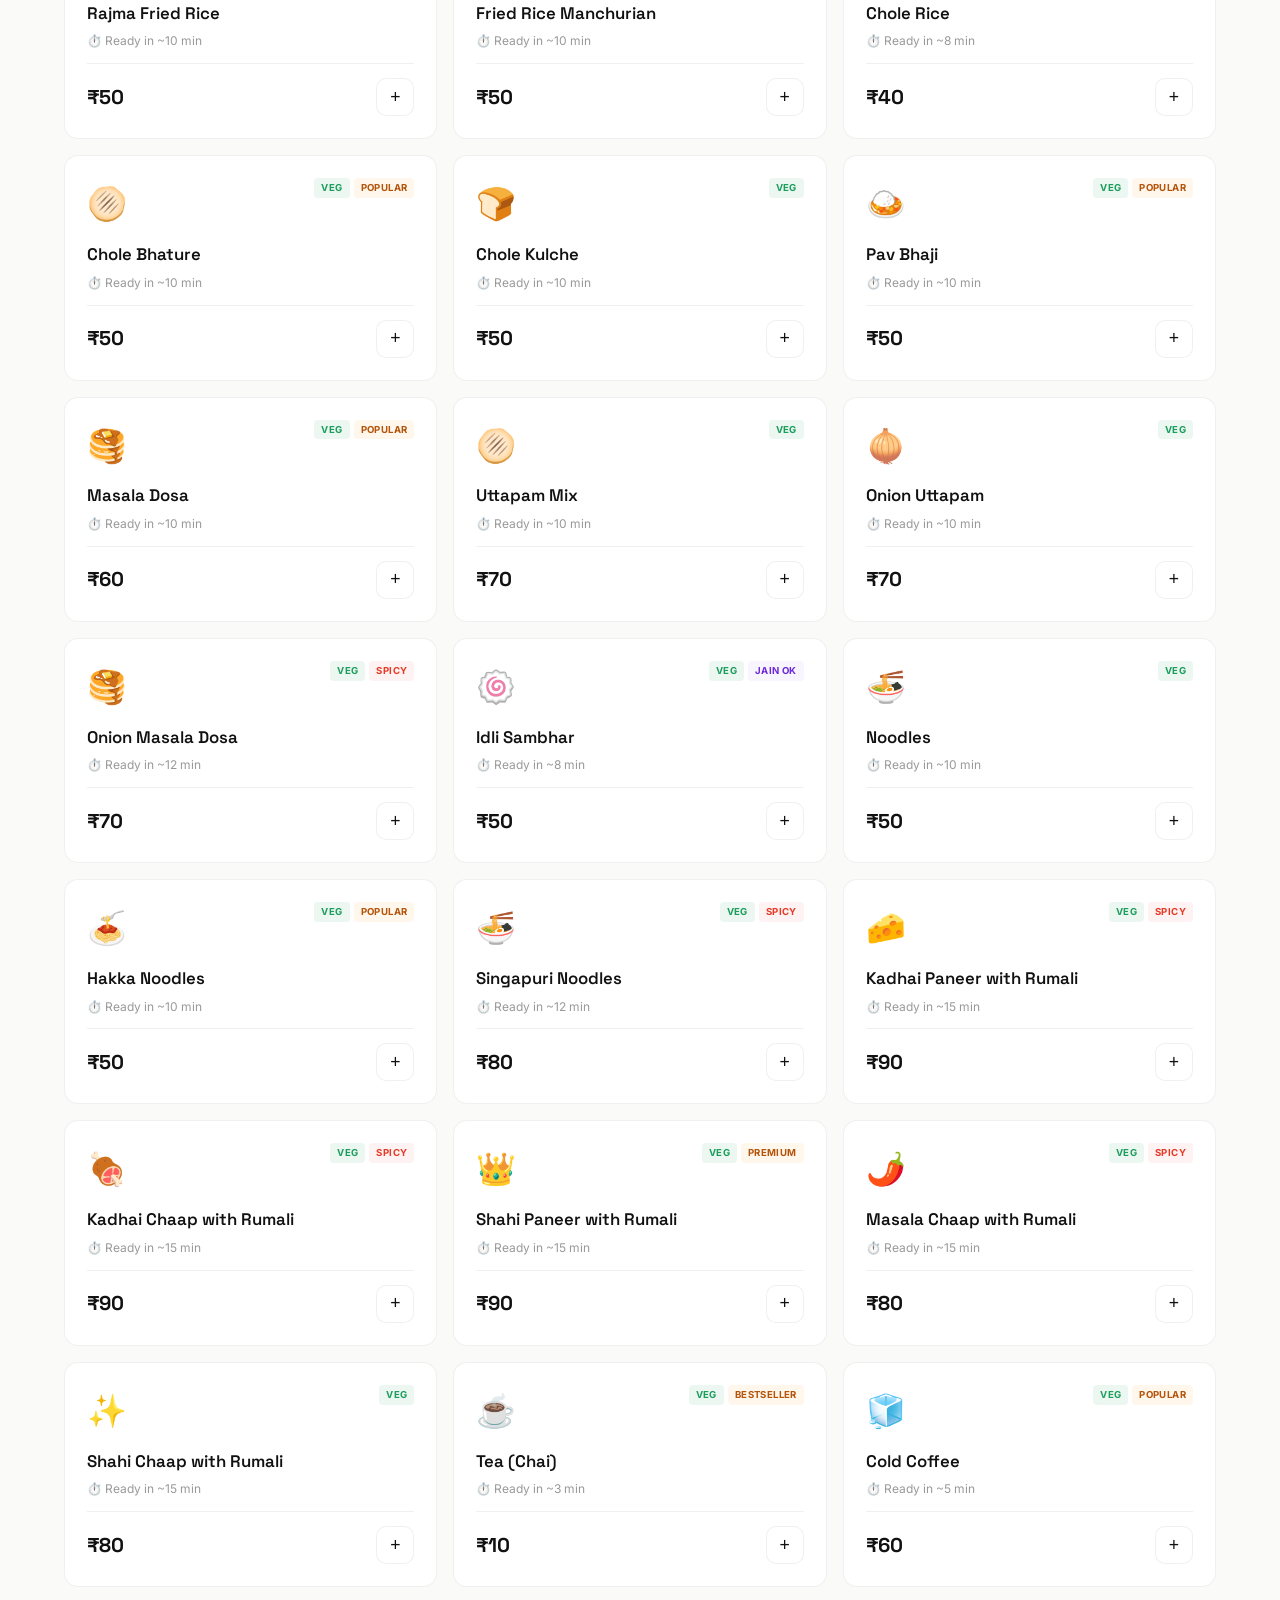
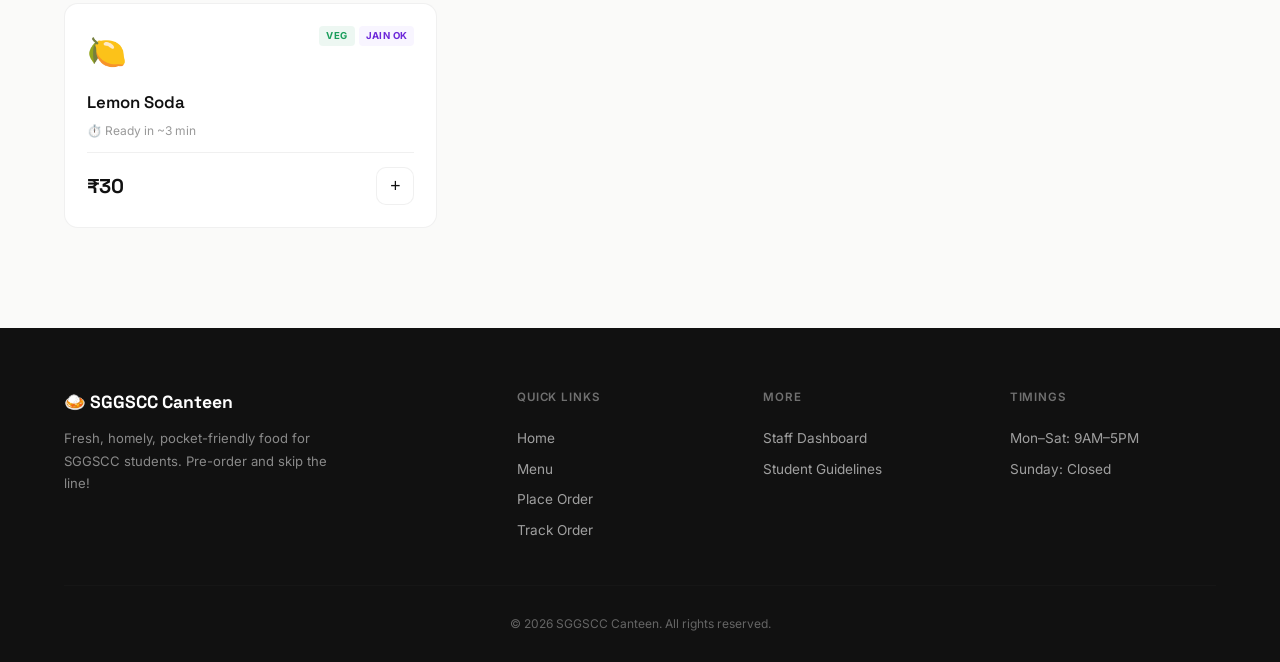
<file: menu.html>
<!DOCTYPE html>
<html lang="en">
<head>
    <meta charset="UTF-8">
    <meta name="viewport" content="width=device-width, initial-scale=1.0">
    <title>Menu - SGGSCC Canteen</title>
    <link rel="stylesheet" href="css/style.css?v=2.0.0">
    <link rel="icon" href="data:image/svg+xml,<svg xmlns='http://www.w3.org/2000/svg' viewBox='0 0 100 100'><text y='.9em' font-size='90'>🍛</text></svg>">
</head>
<body>
    <!-- Navbar -->
    <nav class="navbar" id="navbar">
        <a href="index.html" class="nav-logo">
            <span class="logo-emoji">🍛</span>
            <div class="logo-text">
                SGGSCC Canteen
                <span>Sri Guru Gobind Singh College</span>
            </div>
        </a>
        <ul class="nav-links" id="navLinks">
            <li><a href="index.html">Home</a></li>
            <li><a href="menu.html" class="active">Menu</a></li>
            <li><a href="order.html">Order</a></li>
            <li><a href="status.html">Track Order</a></li>
            <li><a href="dashboard.html">Staff</a></li>
            <li><a href="guidelines.html">Guidelines</a></li>
            <li><a href="order.html" class="nav-cta">Order Now</a></li>
        </ul>
        <div class="hamburger" id="hamburger">
            <span></span><span></span><span></span>
        </div>
    </nav>

    <!-- Menu Page -->
    <section class="menu-section" style="padding-top: 100px; min-height: 100vh;">
        <div class="section-header">
            <div class="section-badge">Our Menu</div>
            <h2>What's Cooking Today</h2>
            <p>Fresh, homely, and pocket-friendly — just like your mom's kitchen, but in college!</p>
        </div>

        <!-- Peak Hours Banner -->
        <div class="peak-hours-banner" style="max-width:1200px; margin: 0 auto 25px;">
            <div class="peak-item">
                <span class="peak-dot red"></span>
                <span><strong>High Rush</strong> &nbsp; 12:30 – 1:00 PM</span>
            </div>
            <div class="peak-item">
                <span class="peak-dot orange"></span>
                <span><strong>Moderate</strong> &nbsp; 1:00 – 1:30 PM</span>
            </div>
            <div class="peak-item">
                <span class="peak-dot green"></span>
                <span><strong>Low Rush</strong> &nbsp; 3:00 – 4:00 PM</span>
            </div>
        </div>

        <!-- Controls -->
        <div class="menu-controls">
            <div class="menu-search">
                <span>🔍</span>
                <input type="text" id="menuSearch" placeholder="Search for samosa, dosa, rajma...">
            </div>
            <div class="break-mode-toggle" id="breakModeToggle" onclick="toggleBreakMode()">
                <span>⚡ 15-Min Break Mode</span>
                <div class="toggle-switch"></div>
            </div>
        </div>

        <!-- Categories -->
        <div class="menu-categories" id="menuCategories">
            <button class="category-btn active" data-category="all" onclick="filterCategory('all', this)">🍽️ All</button>
            <button class="category-btn" data-category="snacks" onclick="filterCategory('snacks', this)">🍟 Snacks</button>
            <button class="category-btn" data-category="meals" onclick="filterCategory('meals', this)">🍛 Meals</button>
            <button class="category-btn" data-category="south-indian" onclick="filterCategory('south-indian', this)">🥘 South Indian</button>
            <button class="category-btn" data-category="noodles" onclick="filterCategory('noodles', this)">🍜 Noodles</button>
            <button class="category-btn" data-category="specials" onclick="filterCategory('specials', this)">👨‍🍳 Rumali Specials</button>
            <button class="category-btn" data-category="beverages" onclick="filterCategory('beverages', this)">🥤 Beverages</button>
        </div>

        <!-- Menu Grid -->
        <div class="menu-grid" id="menuGrid">
            <!-- Snacks -->
            <div class="menu-card" data-category="snacks" data-name="Aloo Patty" data-price="20" data-prep="5">
                <div class="menu-card-header">
                    <span class="item-emoji">🥔</span>
                    <div class="dietary-tags">
                        <span class="dietary-tag veg">VEG</span>
                        <span class="dietary-tag popular">POPULAR</span>
                    </div>
                </div>
                <h3>Aloo Patty</h3>
                <div class="prep-time">⏱️ Ready in ~5 min</div>
                <div class="menu-card-footer">
                    <span class="price">₹20</span>
                    <button class="add-to-cart-btn" onclick="addToCart('Aloo Patty', 20, '🥔', this)">+</button>
                </div>
            </div>

            <div class="menu-card" data-category="snacks" data-name="Paneer Patty" data-price="25" data-prep="5">
                <div class="menu-card-header">
                    <span class="item-emoji">🧀</span>
                    <div class="dietary-tags">
                        <span class="dietary-tag veg">VEG</span>
                    </div>
                </div>
                <h3>Paneer Patty</h3>
                <div class="prep-time">⏱️ Ready in ~5 min</div>
                <div class="menu-card-footer">
                    <span class="price">₹25</span>
                    <button class="add-to-cart-btn" onclick="addToCart('Paneer Patty', 25, '🧀', this)">+</button>
                </div>
            </div>

            <div class="menu-card" data-category="snacks" data-name="Samosa" data-price="10" data-prep="3">
                <div class="menu-card-header">
                    <span class="item-emoji">🔺</span>
                    <div class="dietary-tags">
                        <span class="dietary-tag veg">VEG</span>
                        <span class="dietary-tag popular">BESTSELLER</span>
                    </div>
                </div>
                <h3>Samosa</h3>
                <div class="prep-time">⏱️ Ready in ~3 min</div>
                <div class="menu-card-footer">
                    <span class="price">₹10</span>
                    <button class="add-to-cart-btn" onclick="addToCart('Samosa', 10, '🔺', this)">+</button>
                </div>
            </div>

            <div class="menu-card" data-category="snacks" data-name="Bread Pakoda" data-price="15" data-prep="5">
                <div class="menu-card-header">
                    <span class="item-emoji">🍞</span>
                    <div class="dietary-tags">
                        <span class="dietary-tag veg">VEG</span>
                    </div>
                </div>
                <h3>Bread Pakoda</h3>
                <div class="prep-time">⏱️ Ready in ~5 min</div>
                <div class="menu-card-footer">
                    <span class="price">₹15</span>
                    <button class="add-to-cart-btn" onclick="addToCart('Bread Pakoda', 15, '🍞', this)">+</button>
                </div>
            </div>

            <div class="menu-card" data-category="snacks" data-name="French Fries" data-price="50" data-prep="7">
                <div class="menu-card-header">
                    <span class="item-emoji">🍟</span>
                    <div class="dietary-tags">
                        <span class="dietary-tag veg">VEG</span>
                        <span class="dietary-tag popular">POPULAR</span>
                    </div>
                </div>
                <h3>French Fries</h3>
                <div class="prep-time">⏱️ Ready in ~7 min</div>
                <div class="menu-card-footer">
                    <span class="price">₹50</span>
                    <button class="add-to-cart-btn" onclick="addToCart('French Fries', 50, '🍟', this)">+</button>
                </div>
            </div>

            <div class="menu-card" data-category="snacks" data-name="Spring Roll" data-price="40" data-prep="6">
                <div class="menu-card-header">
                    <span class="item-emoji">🌯</span>
                    <div class="dietary-tags">
                        <span class="dietary-tag veg">VEG</span>
                    </div>
                </div>
                <h3>Spring Roll</h3>
                <div class="prep-time">⏱️ Ready in ~6 min</div>
                <div class="menu-card-footer">
                    <span class="price">₹40</span>
                    <button class="add-to-cart-btn" onclick="addToCart('Spring Roll', 40, '🌯', this)">+</button>
                </div>
            </div>

            <div class="menu-card" data-category="snacks" data-name="Chilly Potato" data-price="50" data-prep="8">
                <div class="menu-card-header">
                    <span class="item-emoji">🌶️</span>
                    <div class="dietary-tags">
                        <span class="dietary-tag veg">VEG</span>
                        <span class="dietary-tag spicy">SPICY</span>
                    </div>
                </div>
                <h3>Chilly Potato</h3>
                <div class="prep-time">⏱️ Ready in ~8 min</div>
                <div class="menu-card-footer">
                    <span class="price">₹50</span>
                    <button class="add-to-cart-btn" onclick="addToCart('Chilly Potato', 50, '🌶️', this)">+</button>
                </div>
            </div>

            <div class="menu-card" data-category="snacks" data-name="Honey Chilly Potato" data-price="50" data-prep="8">
                <div class="menu-card-header">
                    <span class="item-emoji">🍯</span>
                    <div class="dietary-tags">
                        <span class="dietary-tag veg">VEG</span>
                        <span class="dietary-tag spicy">SPICY</span>
                        <span class="dietary-tag popular">POPULAR</span>
                    </div>
                </div>
                <h3>Honey Chilly Potato</h3>
                <div class="prep-time">⏱️ Ready in ~8 min</div>
                <div class="menu-card-footer">
                    <span class="price">₹50</span>
                    <button class="add-to-cart-btn" onclick="addToCart('Honey Chilly Potato', 50, '🍯', this)">+</button>
                </div>
            </div>

            <div class="menu-card" data-category="snacks" data-name="Burger" data-price="50" data-prep="8">
                <div class="menu-card-header">
                    <span class="item-emoji">🍔</span>
                    <div class="dietary-tags">
                        <span class="dietary-tag veg">VEG</span>
                    </div>
                </div>
                <h3>Burger</h3>
                <div class="prep-time">⏱️ Ready in ~8 min</div>
                <div class="menu-card-footer">
                    <span class="price">₹50</span>
                    <button class="add-to-cart-btn" onclick="addToCart('Burger', 50, '🍔', this)">+</button>
                </div>
            </div>

            <div class="menu-card" data-category="snacks" data-name="Vadapav" data-price="40" data-prep="5">
                <div class="menu-card-header">
                    <span class="item-emoji">🥙</span>
                    <div class="dietary-tags">
                        <span class="dietary-tag veg">VEG</span>
                        <span class="dietary-tag spicy">SPICY</span>
                    </div>
                </div>
                <h3>Vadapav</h3>
                <div class="prep-time">⏱️ Ready in ~5 min</div>
                <div class="menu-card-footer">
                    <span class="price">₹40</span>
                    <button class="add-to-cart-btn" onclick="addToCart('Vadapav', 40, '🥙', this)">+</button>
                </div>
            </div>

            <div class="menu-card" data-category="snacks" data-name="Cheese Corn Sandwich" data-price="50" data-prep="7">
                <div class="menu-card-header">
                    <span class="item-emoji">🥪</span>
                    <div class="dietary-tags">
                        <span class="dietary-tag veg">VEG</span>
                    </div>
                </div>
                <h3>Cheese Corn Sandwich</h3>
                <div class="prep-time">⏱️ Ready in ~7 min</div>
                <div class="menu-card-footer">
                    <span class="price">₹50</span>
                    <button class="add-to-cart-btn" onclick="addToCart('Cheese Corn Sandwich', 50, '🥪', this)">+</button>
                </div>
            </div>

            <!-- Meals -->
            <div class="menu-card" data-category="meals" data-name="Rajma Chawal" data-price="40" data-prep="8">
                <div class="menu-card-header">
                    <span class="item-emoji">🍛</span>
                    <div class="dietary-tags">
                        <span class="dietary-tag veg">VEG</span>
                        <span class="dietary-tag popular">BESTSELLER</span>
                    </div>
                </div>
                <h3>Rajma Chawal</h3>
                <div class="prep-time">⏱️ Ready in ~8 min</div>
                <div class="menu-card-footer">
                    <span class="price">₹40</span>
                    <button class="add-to-cart-btn" onclick="addToCart('Rajma Chawal', 40, '🍛', this)">+</button>
                </div>
            </div>

            <div class="menu-card" data-category="meals" data-name="Rajma Fried Rice" data-price="50" data-prep="10">
                <div class="menu-card-header">
                    <span class="item-emoji">🍚</span>
                    <div class="dietary-tags">
                        <span class="dietary-tag veg">VEG</span>
                    </div>
                </div>
                <h3>Rajma Fried Rice</h3>
                <div class="prep-time">⏱️ Ready in ~10 min</div>
                <div class="menu-card-footer">
                    <span class="price">₹50</span>
                    <button class="add-to-cart-btn" onclick="addToCart('Rajma Fried Rice', 50, '🍚', this)">+</button>
                </div>
            </div>

            <div class="menu-card" data-category="meals" data-name="Fried Rice Manchurian" data-price="50" data-prep="10">
                <div class="menu-card-header">
                    <span class="item-emoji">🥡</span>
                    <div class="dietary-tags">
                        <span class="dietary-tag veg">VEG</span>
                        <span class="dietary-tag spicy">SPICY</span>
                    </div>
                </div>
                <h3>Fried Rice Manchurian</h3>
                <div class="prep-time">⏱️ Ready in ~10 min</div>
                <div class="menu-card-footer">
                    <span class="price">₹50</span>
                    <button class="add-to-cart-btn" onclick="addToCart('Fried Rice Manchurian', 50, '🥡', this)">+</button>
                </div>
            </div>

            <div class="menu-card" data-category="meals" data-name="Chole Rice" data-price="40" data-prep="8">
                <div class="menu-card-header">
                    <span class="item-emoji">🍲</span>
                    <div class="dietary-tags">
                        <span class="dietary-tag veg">VEG</span>
                        <span class="dietary-tag spicy">SPICY</span>
                    </div>
                </div>
                <h3>Chole Rice</h3>
                <div class="prep-time">⏱️ Ready in ~8 min</div>
                <div class="menu-card-footer">
                    <span class="price">₹40</span>
                    <button class="add-to-cart-btn" onclick="addToCart('Chole Rice', 40, '🍲', this)">+</button>
                </div>
            </div>

            <div class="menu-card" data-category="meals" data-name="Chole Bhature" data-price="50" data-prep="10">
                <div class="menu-card-header">
                    <span class="item-emoji">🫓</span>
                    <div class="dietary-tags">
                        <span class="dietary-tag veg">VEG</span>
                        <span class="dietary-tag popular">POPULAR</span>
                    </div>
                </div>
                <h3>Chole Bhature</h3>
                <div class="prep-time">⏱️ Ready in ~10 min</div>
                <div class="menu-card-footer">
                    <span class="price">₹50</span>
                    <button class="add-to-cart-btn" onclick="addToCart('Chole Bhature', 50, '🫓', this)">+</button>
                </div>
            </div>

            <div class="menu-card" data-category="meals" data-name="Chole Kulche" data-price="50" data-prep="10">
                <div class="menu-card-header">
                    <span class="item-emoji">🍞</span>
                    <div class="dietary-tags">
                        <span class="dietary-tag veg">VEG</span>
                    </div>
                </div>
                <h3>Chole Kulche</h3>
                <div class="prep-time">⏱️ Ready in ~10 min</div>
                <div class="menu-card-footer">
                    <span class="price">₹50</span>
                    <button class="add-to-cart-btn" onclick="addToCart('Chole Kulche', 50, '🍞', this)">+</button>
                </div>
            </div>

            <div class="menu-card" data-category="meals" data-name="Pav Bhaji" data-price="50" data-prep="10">
                <div class="menu-card-header">
                    <span class="item-emoji">🍛</span>
                    <div class="dietary-tags">
                        <span class="dietary-tag veg">VEG</span>
                        <span class="dietary-tag popular">POPULAR</span>
                    </div>
                </div>
                <h3>Pav Bhaji</h3>
                <div class="prep-time">⏱️ Ready in ~10 min</div>
                <div class="menu-card-footer">
                    <span class="price">₹50</span>
                    <button class="add-to-cart-btn" onclick="addToCart('Pav Bhaji', 50, '🍛', this)">+</button>
                </div>
            </div>

            <!-- South Indian -->
            <div class="menu-card" data-category="south-indian" data-name="Masala Dosa" data-price="60" data-prep="10">
                <div class="menu-card-header">
                    <span class="item-emoji">🥞</span>
                    <div class="dietary-tags">
                        <span class="dietary-tag veg">VEG</span>
                        <span class="dietary-tag popular">POPULAR</span>
                    </div>
                </div>
                <h3>Masala Dosa</h3>
                <div class="prep-time">⏱️ Ready in ~10 min</div>
                <div class="menu-card-footer">
                    <span class="price">₹60</span>
                    <button class="add-to-cart-btn" onclick="addToCart('Masala Dosa', 60, '🥞', this)">+</button>
                </div>
            </div>

            <div class="menu-card" data-category="south-indian" data-name="Uttapam Mix" data-price="70" data-prep="10">
                <div class="menu-card-header">
                    <span class="item-emoji">🫓</span>
                    <div class="dietary-tags">
                        <span class="dietary-tag veg">VEG</span>
                    </div>
                </div>
                <h3>Uttapam Mix</h3>
                <div class="prep-time">⏱️ Ready in ~10 min</div>
                <div class="menu-card-footer">
                    <span class="price">₹70</span>
                    <button class="add-to-cart-btn" onclick="addToCart('Uttapam Mix', 70, '🫓', this)">+</button>
                </div>
            </div>

            <div class="menu-card" data-category="south-indian" data-name="Onion Uttapam" data-price="70" data-prep="10">
                <div class="menu-card-header">
                    <span class="item-emoji">🧅</span>
                    <div class="dietary-tags">
                        <span class="dietary-tag veg">VEG</span>
                    </div>
                </div>
                <h3>Onion Uttapam</h3>
                <div class="prep-time">⏱️ Ready in ~10 min</div>
                <div class="menu-card-footer">
                    <span class="price">₹70</span>
                    <button class="add-to-cart-btn" onclick="addToCart('Onion Uttapam', 70, '🧅', this)">+</button>
                </div>
            </div>

            <div class="menu-card" data-category="south-indian" data-name="Onion Masala Dosa" data-price="70" data-prep="12">
                <div class="menu-card-header">
                    <span class="item-emoji">🥞</span>
                    <div class="dietary-tags">
                        <span class="dietary-tag veg">VEG</span>
                        <span class="dietary-tag spicy">SPICY</span>
                    </div>
                </div>
                <h3>Onion Masala Dosa</h3>
                <div class="prep-time">⏱️ Ready in ~12 min</div>
                <div class="menu-card-footer">
                    <span class="price">₹70</span>
                    <button class="add-to-cart-btn" onclick="addToCart('Onion Masala Dosa', 70, '🥞', this)">+</button>
                </div>
            </div>

            <div class="menu-card" data-category="south-indian" data-name="Idli Sambhar" data-price="50" data-prep="8">
                <div class="menu-card-header">
                    <span class="item-emoji">🍥</span>
                    <div class="dietary-tags">
                        <span class="dietary-tag veg">VEG</span>
                        <span class="dietary-tag jain">JAIN OK</span>
                    </div>
                </div>
                <h3>Idli Sambhar</h3>
                <div class="prep-time">⏱️ Ready in ~8 min</div>
                <div class="menu-card-footer">
                    <span class="price">₹50</span>
                    <button class="add-to-cart-btn" onclick="addToCart('Idli Sambhar', 50, '🍥', this)">+</button>
                </div>
            </div>

            <!-- Noodles -->
            <div class="menu-card" data-category="noodles" data-name="Noodles" data-price="50" data-prep="10">
                <div class="menu-card-header">
                    <span class="item-emoji">🍜</span>
                    <div class="dietary-tags">
                        <span class="dietary-tag veg">VEG</span>
                    </div>
                </div>
                <h3>Noodles</h3>
                <div class="prep-time">⏱️ Ready in ~10 min</div>
                <div class="menu-card-footer">
                    <span class="price">₹50</span>
                    <button class="add-to-cart-btn" onclick="addToCart('Noodles', 50, '🍜', this)">+</button>
                </div>
            </div>

            <div class="menu-card" data-category="noodles" data-name="Hakka Noodles" data-price="50" data-prep="10">
                <div class="menu-card-header">
                    <span class="item-emoji">🍝</span>
                    <div class="dietary-tags">
                        <span class="dietary-tag veg">VEG</span>
                        <span class="dietary-tag popular">POPULAR</span>
                    </div>
                </div>
                <h3>Hakka Noodles</h3>
                <div class="prep-time">⏱️ Ready in ~10 min</div>
                <div class="menu-card-footer">
                    <span class="price">₹50</span>
                    <button class="add-to-cart-btn" onclick="addToCart('Hakka Noodles', 50, '🍝', this)">+</button>
                </div>
            </div>

            <div class="menu-card" data-category="noodles" data-name="Singapuri Noodles" data-price="80" data-prep="12">
                <div class="menu-card-header">
                    <span class="item-emoji">🍜</span>
                    <div class="dietary-tags">
                        <span class="dietary-tag veg">VEG</span>
                        <span class="dietary-tag spicy">SPICY</span>
                    </div>
                </div>
                <h3>Singapuri Noodles</h3>
                <div class="prep-time">⏱️ Ready in ~12 min</div>
                <div class="menu-card-footer">
                    <span class="price">₹80</span>
                    <button class="add-to-cart-btn" onclick="addToCart('Singapuri Noodles', 80, '🍜', this)">+</button>
                </div>
            </div>

            <!-- Rumali Specials -->
            <div class="menu-card" data-category="specials" data-name="Kadhai Paneer with Rumali" data-price="90" data-prep="15">
                <div class="menu-card-header">
                    <span class="item-emoji">🧀</span>
                    <div class="dietary-tags">
                        <span class="dietary-tag veg">VEG</span>
                        <span class="dietary-tag spicy">SPICY</span>
                    </div>
                </div>
                <h3>Kadhai Paneer with Rumali</h3>
                <div class="prep-time">⏱️ Ready in ~15 min</div>
                <div class="menu-card-footer">
                    <span class="price">₹90</span>
                    <button class="add-to-cart-btn" onclick="addToCart('Kadhai Paneer with Rumali', 90, '🧀', this)">+</button>
                </div>
            </div>

            <div class="menu-card" data-category="specials" data-name="Kadhai Chaap with Rumali" data-price="90" data-prep="15">
                <div class="menu-card-header">
                    <span class="item-emoji">🍖</span>
                    <div class="dietary-tags">
                        <span class="dietary-tag veg">VEG</span>
                        <span class="dietary-tag spicy">SPICY</span>
                    </div>
                </div>
                <h3>Kadhai Chaap with Rumali</h3>
                <div class="prep-time">⏱️ Ready in ~15 min</div>
                <div class="menu-card-footer">
                    <span class="price">₹90</span>
                    <button class="add-to-cart-btn" onclick="addToCart('Kadhai Chaap with Rumali', 90, '🍖', this)">+</button>
                </div>
            </div>

            <div class="menu-card" data-category="specials" data-name="Shahi Paneer with Rumali" data-price="90" data-prep="15">
                <div class="menu-card-header">
                    <span class="item-emoji">👑</span>
                    <div class="dietary-tags">
                        <span class="dietary-tag veg">VEG</span>
                        <span class="dietary-tag popular">PREMIUM</span>
                    </div>
                </div>
                <h3>Shahi Paneer with Rumali</h3>
                <div class="prep-time">⏱️ Ready in ~15 min</div>
                <div class="menu-card-footer">
                    <span class="price">₹90</span>
                    <button class="add-to-cart-btn" onclick="addToCart('Shahi Paneer with Rumali', 90, '👑', this)">+</button>
                </div>
            </div>

            <div class="menu-card" data-category="specials" data-name="Masala Chaap with Rumali" data-price="80" data-prep="15">
                <div class="menu-card-header">
                    <span class="item-emoji">🌶️</span>
                    <div class="dietary-tags">
                        <span class="dietary-tag veg">VEG</span>
                        <span class="dietary-tag spicy">SPICY</span>
                    </div>
                </div>
                <h3>Masala Chaap with Rumali</h3>
                <div class="prep-time">⏱️ Ready in ~15 min</div>
                <div class="menu-card-footer">
                    <span class="price">₹80</span>
                    <button class="add-to-cart-btn" onclick="addToCart('Masala Chaap with Rumali', 80, '🌶️', this)">+</button>
                </div>
            </div>

            <div class="menu-card" data-category="specials" data-name="Shahi Chaap with Rumali" data-price="80" data-prep="15">
                <div class="menu-card-header">
                    <span class="item-emoji">✨</span>
                    <div class="dietary-tags">
                        <span class="dietary-tag veg">VEG</span>
                    </div>
                </div>
                <h3>Shahi Chaap with Rumali</h3>
                <div class="prep-time">⏱️ Ready in ~15 min</div>
                <div class="menu-card-footer">
                    <span class="price">₹80</span>
                    <button class="add-to-cart-btn" onclick="addToCart('Shahi Chaap with Rumali', 80, '✨', this)">+</button>
                </div>
            </div>

            <!-- Beverages -->
            <div class="menu-card" data-category="beverages" data-name="Tea" data-price="10" data-prep="3">
                <div class="menu-card-header">
                    <span class="item-emoji">☕</span>
                    <div class="dietary-tags">
                        <span class="dietary-tag veg">VEG</span>
                        <span class="dietary-tag popular">BESTSELLER</span>
                    </div>
                </div>
                <h3>Tea (Chai)</h3>
                <div class="prep-time">⏱️ Ready in ~3 min</div>
                <div class="menu-card-footer">
                    <span class="price">₹10</span>
                    <button class="add-to-cart-btn" onclick="addToCart('Tea', 10, '☕', this)">+</button>
                </div>
            </div>

            <div class="menu-card" data-category="beverages" data-name="Cold Coffee" data-price="60" data-prep="5">
                <div class="menu-card-header">
                    <span class="item-emoji">🧊</span>
                    <div class="dietary-tags">
                        <span class="dietary-tag veg">VEG</span>
                        <span class="dietary-tag popular">POPULAR</span>
                    </div>
                </div>
                <h3>Cold Coffee</h3>
                <div class="prep-time">⏱️ Ready in ~5 min</div>
                <div class="menu-card-footer">
                    <span class="price">₹60</span>
                    <button class="add-to-cart-btn" onclick="addToCart('Cold Coffee', 60, '🧊', this)">+</button>
                </div>
            </div>

            <div class="menu-card" data-category="beverages" data-name="Lemon Soda" data-price="30" data-prep="3">
                <div class="menu-card-header">
                    <span class="item-emoji">🍋</span>
                    <div class="dietary-tags">
                        <span class="dietary-tag veg">VEG</span>
                        <span class="dietary-tag jain">JAIN OK</span>
                    </div>
                </div>
                <h3>Lemon Soda</h3>
                <div class="prep-time">⏱️ Ready in ~3 min</div>
                <div class="menu-card-footer">
                    <span class="price">₹30</span>
                    <button class="add-to-cart-btn" onclick="addToCart('Lemon Soda', 30, '🍋', this)">+</button>
                </div>
            </div>
        </div>
    </section>

    <!-- Floating Cart Button -->
    <button class="cart-float-btn" id="cartFloatBtn" onclick="window.location.href='order.html'">
        🛒
        <span class="cart-count" id="cartCount">0</span>
    </button>

    <!-- Footer -->
    <footer class="footer">
        <div class="footer-grid">
            <div class="footer-brand">
                <div class="footer-logo">🍛 SGGSCC Canteen</div>
                <p>Fresh, homely, pocket-friendly food for SGGSCC students. Pre-order and skip the line!</p>
            </div>
            <div class="footer-col">
                <h4>Quick Links</h4>
                <a href="index.html">Home</a>
                <a href="menu.html">Menu</a>
                <a href="order.html">Place Order</a>
                <a href="status.html">Track Order</a>
            </div>
            <div class="footer-col">
                <h4>More</h4>
                <a href="dashboard.html">Staff Dashboard</a>
                <a href="guidelines.html">Student Guidelines</a>
            </div>
            <div class="footer-col">
                <h4>Timings</h4>
                <a href="#">Mon–Sat: 9AM–5PM</a>
                <a href="#">Sunday: Closed</a>
            </div>
        </div>
        <div class="footer-bottom">
            <p>© 2026 SGGSCC Canteen. All rights reserved.</p>
        </div>
    </footer>

    <!-- Back to Top -->
    <button class="back-to-top" id="backToTop" onclick="window.scrollTo({top:0,behavior:'smooth'})">↑</button>

    <!-- Toast -->
    <div class="toast" id="toast">
        <span class="toast-emoji">✅</span>
        <span class="toast-msg" id="toastMsg">Added to cart!</span>
    </div>

    <script src="js/main.js?v=2.0.0"></script>
</body>
</html>
</file>
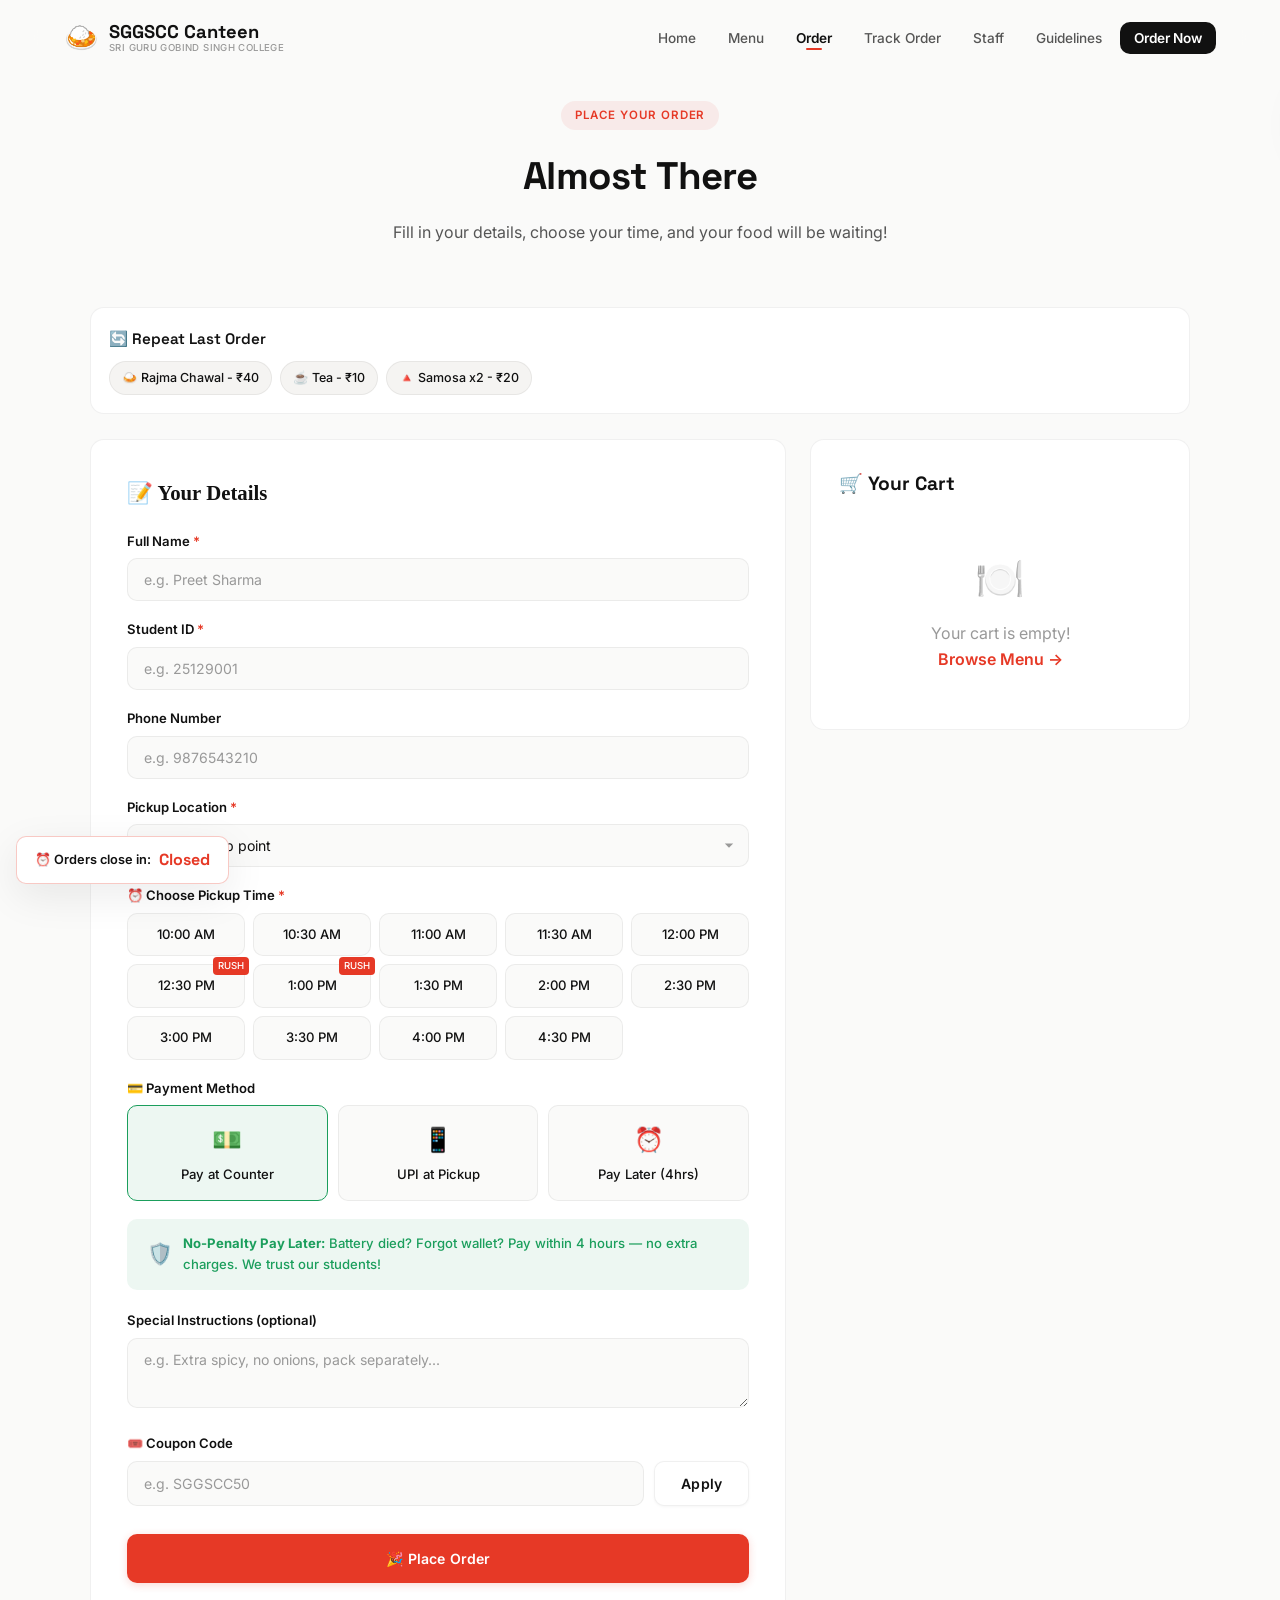
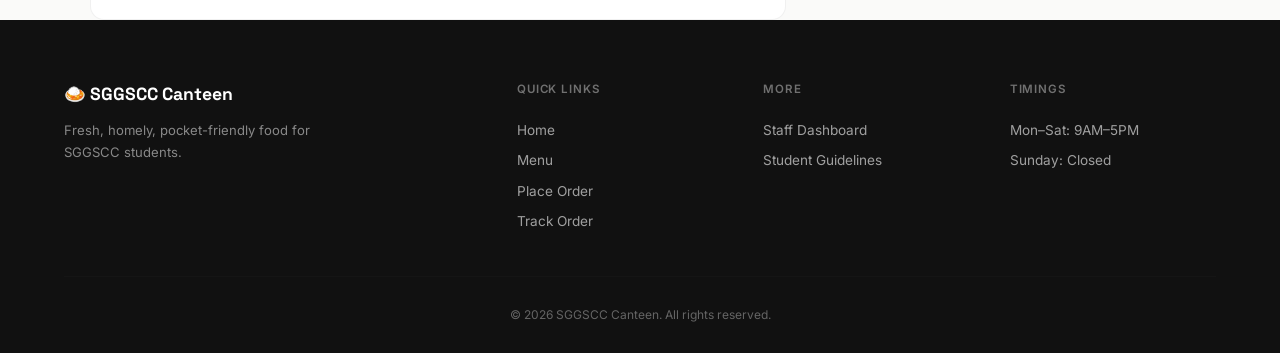
<file: order.html>
<!DOCTYPE html>
<html lang="en">
<head>
    <meta charset="UTF-8">
    <meta name="viewport" content="width=device-width, initial-scale=1.0">
    <title>Place Order - SGGSCC Canteen</title>
    <link rel="stylesheet" href="css/style.css?v=2.0.0">
    <link rel="icon" href="data:image/svg+xml,<svg xmlns='http://www.w3.org/2000/svg' viewBox='0 0 100 100'><text y='.9em' font-size='90'>🍛</text></svg>">
</head>
<body>
    <!-- Navbar -->
    <nav class="navbar" id="navbar">
        <a href="index.html" class="nav-logo">
            <span class="logo-emoji">🍛</span>
            <div class="logo-text">
                SGGSCC Canteen
                <span>Sri Guru Gobind Singh College</span>
            </div>
        </a>
        <ul class="nav-links" id="navLinks">
            <li><a href="index.html">Home</a></li>
            <li><a href="menu.html">Menu</a></li>
            <li><a href="order.html" class="active">Order</a></li>
            <li><a href="status.html">Track Order</a></li>
            <li><a href="dashboard.html">Staff</a></li>
            <li><a href="guidelines.html">Guidelines</a></li>
            <li><a href="order.html" class="nav-cta">Order Now</a></li>
        </ul>
        <div class="hamburger" id="hamburger">
            <span></span><span></span><span></span>
        </div>
    </nav>

    <!-- Order Page -->
    <div class="order-page">
        <div class="section-header">
            <div class="section-badge">Place Your Order</div>
            <h2>Almost There</h2>
            <p>Fill in your details, choose your time, and your food will be waiting!</p>
        </div>

        <!-- Reorder Section -->
        <div class="reorder-section" style="max-width: 1100px; margin: 0 auto 25px;">
            <h4>🔄 Repeat Last Order</h4>
            <div class="reorder-items">
                <div class="reorder-chip" onclick="quickReorder('Rajma Chawal', 40, '🍛')">🍛 Rajma Chawal - ₹40</div>
                <div class="reorder-chip" onclick="quickReorder('Tea', 10, '☕')">☕ Tea - ₹10</div>
                <div class="reorder-chip" onclick="quickReorder('Samosa', 10, '🔺')">🔺 Samosa x2 - ₹20</div>
            </div>
        </div>

        <div class="order-container">
            <!-- Order Form -->
            <div class="order-form-section">
                <h3 style="font-family:'Baloo 2',cursive; font-size:1.3rem; margin-bottom:20px;">📝 Your Details</h3>
                
                <div class="form-group">
                    <label>Full Name <span class="required">*</span></label>
                    <input type="text" class="form-input" id="orderName" placeholder="e.g. Preet Sharma">
                </div>

                <div class="form-group">
                    <label>Student ID <span class="required">*</span></label>
                    <input type="text" class="form-input" id="orderStudentId" placeholder="e.g. 25129001">
                </div>

                <div class="form-group">
                    <label>Phone Number</label>
                    <input type="tel" class="form-input" id="orderPhone" placeholder="e.g. 9876543210">
                </div>

                <div class="form-group">
                    <label>Pickup Location <span class="required">*</span></label>
                    <select class="form-input" id="orderLocation">
                        <option value="">Select pickup point</option>
                        <option value="counter-1">Counter 1 (Main)</option>
                        <option value="counter-2">Counter 2 (Side)</option>
                        <option value="table">Table Delivery (Table #)</option>
                    </select>
                </div>

                <div class="form-group" id="tableNumberGroup" style="display:none;">
                    <label>Table / Seat Number</label>
                    <input type="text" class="form-input" id="orderTable" placeholder="e.g. Table 5, Seat 3">
                </div>

                <div class="form-group">
                    <label>⏰ Choose Pickup Time <span class="required">*</span></label>
                    <div class="time-slots" id="timeSlots">
                        <div class="time-slot" onclick="selectTime(this)">10:00 AM</div>
                        <div class="time-slot" onclick="selectTime(this)">10:30 AM</div>
                        <div class="time-slot" onclick="selectTime(this)">11:00 AM</div>
                        <div class="time-slot" onclick="selectTime(this)">11:30 AM</div>
                        <div class="time-slot" onclick="selectTime(this)">12:00 PM</div>
                        <div class="time-slot" onclick="selectTime(this)" style="position:relative;">
                            12:30 PM
                            <span style="position:absolute; top:-8px; right:-5px; font-size:0.6rem; background:var(--primary); color:white; padding:1px 5px; border-radius:4px;">RUSH</span>
                        </div>
                        <div class="time-slot" onclick="selectTime(this)" style="position:relative;">
                            1:00 PM
                            <span style="position:absolute; top:-8px; right:-5px; font-size:0.6rem; background:var(--primary); color:white; padding:1px 5px; border-radius:4px;">RUSH</span>
                        </div>
                        <div class="time-slot" onclick="selectTime(this)">1:30 PM</div>
                        <div class="time-slot" onclick="selectTime(this)">2:00 PM</div>
                        <div class="time-slot" onclick="selectTime(this)">2:30 PM</div>
                        <div class="time-slot" onclick="selectTime(this)">3:00 PM</div>
                        <div class="time-slot" onclick="selectTime(this)">3:30 PM</div>
                        <div class="time-slot" onclick="selectTime(this)">4:00 PM</div>
                        <div class="time-slot" onclick="selectTime(this)">4:30 PM</div>
                    </div>
                </div>

                <div class="form-group">
                    <label>💳 Payment Method</label>
                    <div class="payment-options">
                        <div class="payment-option selected" onclick="selectPayment(this)" data-method="counter">
                            <span class="pay-emoji">💵</span>
                            Pay at Counter
                        </div>
                        <div class="payment-option" onclick="selectPayment(this)" data-method="upi">
                            <span class="pay-emoji">📱</span>
                            UPI at Pickup
                        </div>
                        <div class="payment-option" onclick="selectPayment(this)" data-method="later">
                            <span class="pay-emoji">⏰</span>
                            Pay Later (4hrs)
                        </div>
                    </div>
                </div>

                <div class="no-penalty-banner">
                    <span class="np-emoji">🛡️</span>
                    <div>
                        <strong>No-Penalty Pay Later:</strong> Battery died? Forgot wallet? Pay within 4 hours — no extra charges. We trust our students!
                    </div>
                </div>

                <div class="form-group" style="margin-top: 20px;">
                    <label>Special Instructions (optional)</label>
                    <textarea class="form-input" id="orderNotes" placeholder="e.g. Extra spicy, no onions, pack separately..." style="min-height:70px;"></textarea>
                </div>

                <div class="form-group">
                    <label>🎟️ Coupon Code</label>
                    <div style="display:flex; gap:10px;">
                        <input type="text" class="form-input" id="couponCode" placeholder="e.g. SGGSCC50" style="flex:1;">
                        <button class="btn btn-secondary" onclick="applyCoupon()" style="white-space:nowrap;">Apply</button>
                    </div>
                </div>

                <button class="btn btn-primary" onclick="placeOrder()" style="width:100%; justify-content:center; margin-top: 10px; padding: 16px;">
                    🎉 Place Order
                </button>
            </div>

            <!-- Cart Sidebar -->
            <div class="cart-sidebar" id="cartSidebar">
                <h3>🛒 Your Cart</h3>
                <div id="cartItems">
                    <div class="cart-empty">
                        <span class="empty-emoji">🍽️</span>
                        <p>Your cart is empty!</p>
                        <a href="menu.html" style="color: var(--primary); font-weight: 600; text-decoration: none;">Browse Menu →</a>
                    </div>
                </div>
                <div class="cart-total" id="cartTotal" style="display:none;">
                    <span class="total-label">Total</span>
                    <span class="total-price" id="totalPrice">₹0</span>
                </div>
                <div id="cartDiscount" style="display:none; margin-top:10px; padding:10px 15px; background:#E8F5E9; border-radius:10px; font-size:0.85rem; color:#2E7D32; font-weight:600;">
                    🎉 Coupon applied! You saved ₹<span id="discountAmount">0</span>
                </div>
            </div>
        </div>
    </div>

    <!-- Order Cutoff Timer -->
    <div class="cutoff-timer" id="cutoffTimer">
        ⏰ Orders close in: <span class="timer-text" id="cutoffTime">03:42:00</span>
    </div>

    <!-- Footer -->
    <footer class="footer">
        <div class="footer-grid">
            <div class="footer-brand">
                <div class="footer-logo">🍛 SGGSCC Canteen</div>
                <p>Fresh, homely, pocket-friendly food for SGGSCC students.</p>
            </div>
            <div class="footer-col">
                <h4>Quick Links</h4>
                <a href="index.html">Home</a>
                <a href="menu.html">Menu</a>
                <a href="order.html">Place Order</a>
                <a href="status.html">Track Order</a>
            </div>
            <div class="footer-col">
                <h4>More</h4>
                <a href="dashboard.html">Staff Dashboard</a>
                <a href="guidelines.html">Student Guidelines</a>
            </div>
            <div class="footer-col">
                <h4>Timings</h4>
                <a href="#">Mon–Sat: 9AM–5PM</a>
                <a href="#">Sunday: Closed</a>
            </div>
        </div>
        <div class="footer-bottom">
            <p>© 2026 SGGSCC Canteen. All rights reserved.</p>
        </div>
    </footer>

    <!-- Toast -->
    <div class="toast" id="toast">
        <span class="toast-emoji">✅</span>
        <span class="toast-msg" id="toastMsg">Action completed!</span>
    </div>

    <!-- Order Confirmation Modal -->
    <div class="modal-overlay" id="orderConfirmModal">
        <div class="modal" style="text-align:center; position:relative;">
            <button class="close-modal" onclick="closeModal('orderConfirmModal')">&times;</button>
            <div style="font-size:4rem; margin-bottom:15px;">🎉</div>
            <h2>Order Placed Successfully!</h2>
            <div class="token-display" style="margin:20px 0;">
                <div class="token-number" id="confirmToken">CANTEEN-104</div>
                <p>Show this token at the counter</p>
            </div>
            <div style="background: var(--cream); border-radius: 14px; padding: 15px; margin: 15px 0; text-align: left;">
                <p style="font-size:0.9rem; margin-bottom:5px;"><strong>Pickup Time:</strong> <span id="confirmTime">12:00 PM</span></p>
                <p style="font-size:0.9rem; margin-bottom:5px;"><strong>Location:</strong> <span id="confirmLocation">Counter 1</span></p>
                <p style="font-size:0.9rem;"><strong>Total:</strong> <span id="confirmTotal" style="color: var(--primary); font-weight:700;">₹0</span></p>
            </div>
            <div class="no-penalty-banner" style="margin-bottom:15px;">
                <span class="np-emoji">📱</span>
                <div style="font-size:0.82rem;">You can track your order on the <a href="status.html" style="color: var(--secondary-dark); font-weight:700;">Track Order</a> page</div>
            </div>
            <a href="status.html" class="btn btn-green" style="width:100%; justify-content:center;">
                📍 Track My Order
            </a>
        </div>
    </div>

    <!-- Registration Modal -->
    <div class="modal-overlay" id="regModal">
        <div class="modal" style="position:relative;">
            <button class="close-modal" onclick="closeModal('regModal')">&times;</button>
            <h2>📝 Quick Registration</h2>
            <p style="text-align:center; color:var(--text-light); margin-bottom:20px; font-size:0.9rem;">One-time setup. Takes 30 seconds!</p>
            
            <div class="reg-progress">
                <div class="prog-dot active" id="progDot1"></div>
                <div class="prog-dot" id="progDot2"></div>
                <div class="prog-dot" id="progDot3"></div>
            </div>

            <div class="reg-step active" id="regStep1">
                <div class="form-group">
                    <label>Full Name <span class="required">*</span></label>
                    <input type="text" class="form-input" id="regName" placeholder="Your full name">
                </div>
                <div class="form-group">
                    <label>Student ID <span class="required">*</span></label>
                    <input type="text" class="form-input" id="regStudentId" placeholder="e.g. 25129001">
                </div>
                <button class="btn btn-primary" onclick="nextRegStep(2)" style="width:100%; justify-content:center;">Next →</button>
            </div>

            <div class="reg-step" id="regStep2">
                <div class="form-group">
                    <label>Phone Number <span class="required">*</span></label>
                    <input type="tel" class="form-input" id="regPhone" placeholder="e.g. 9876543210">
                </div>
                <div class="form-group">
                    <label>Course</label>
                    <select class="form-input" id="regCourse">
                        <option value="">Select your course</option>
                        <option value="bcom">B.Com</option>
                        <option value="bcom-h">B.Com (Hons)</option>
                        <option value="ba-eco">BA Economics (Hons)</option>
                        <option value="bba">BBA</option>
                        <option value="other">Other</option>
                    </select>
                </div>
                <div style="display:flex; gap:10px;">
                    <button class="btn btn-secondary" onclick="nextRegStep(1)" style="flex:1; justify-content:center;">← Back</button>
                    <button class="btn btn-primary" onclick="nextRegStep(3)" style="flex:1; justify-content:center;">Next →</button>
                </div>
            </div>

            <div class="reg-step" id="regStep3">
                <div style="text-align:center; padding: 20px 0;">
                    <div style="font-size: 4rem; margin-bottom:15px;">✅</div>
                    <h3 style="font-family:'Baloo 2',cursive; margin-bottom:10px;">You're All Set!</h3>
                    <p style="color:var(--text-light); font-size:0.9rem; margin-bottom:20px;">Welcome to SGGSCC Canteen! You can now place orders anytime.</p>
                    <button class="btn btn-green" onclick="completeRegistration()" style="width:100%; justify-content:center;">Start Ordering 🍛</button>
                </div>
            </div>
        </div>
    </div>

    <script src="js/main.js?v=2.0.0"></script>
</body>
</html>
</file>
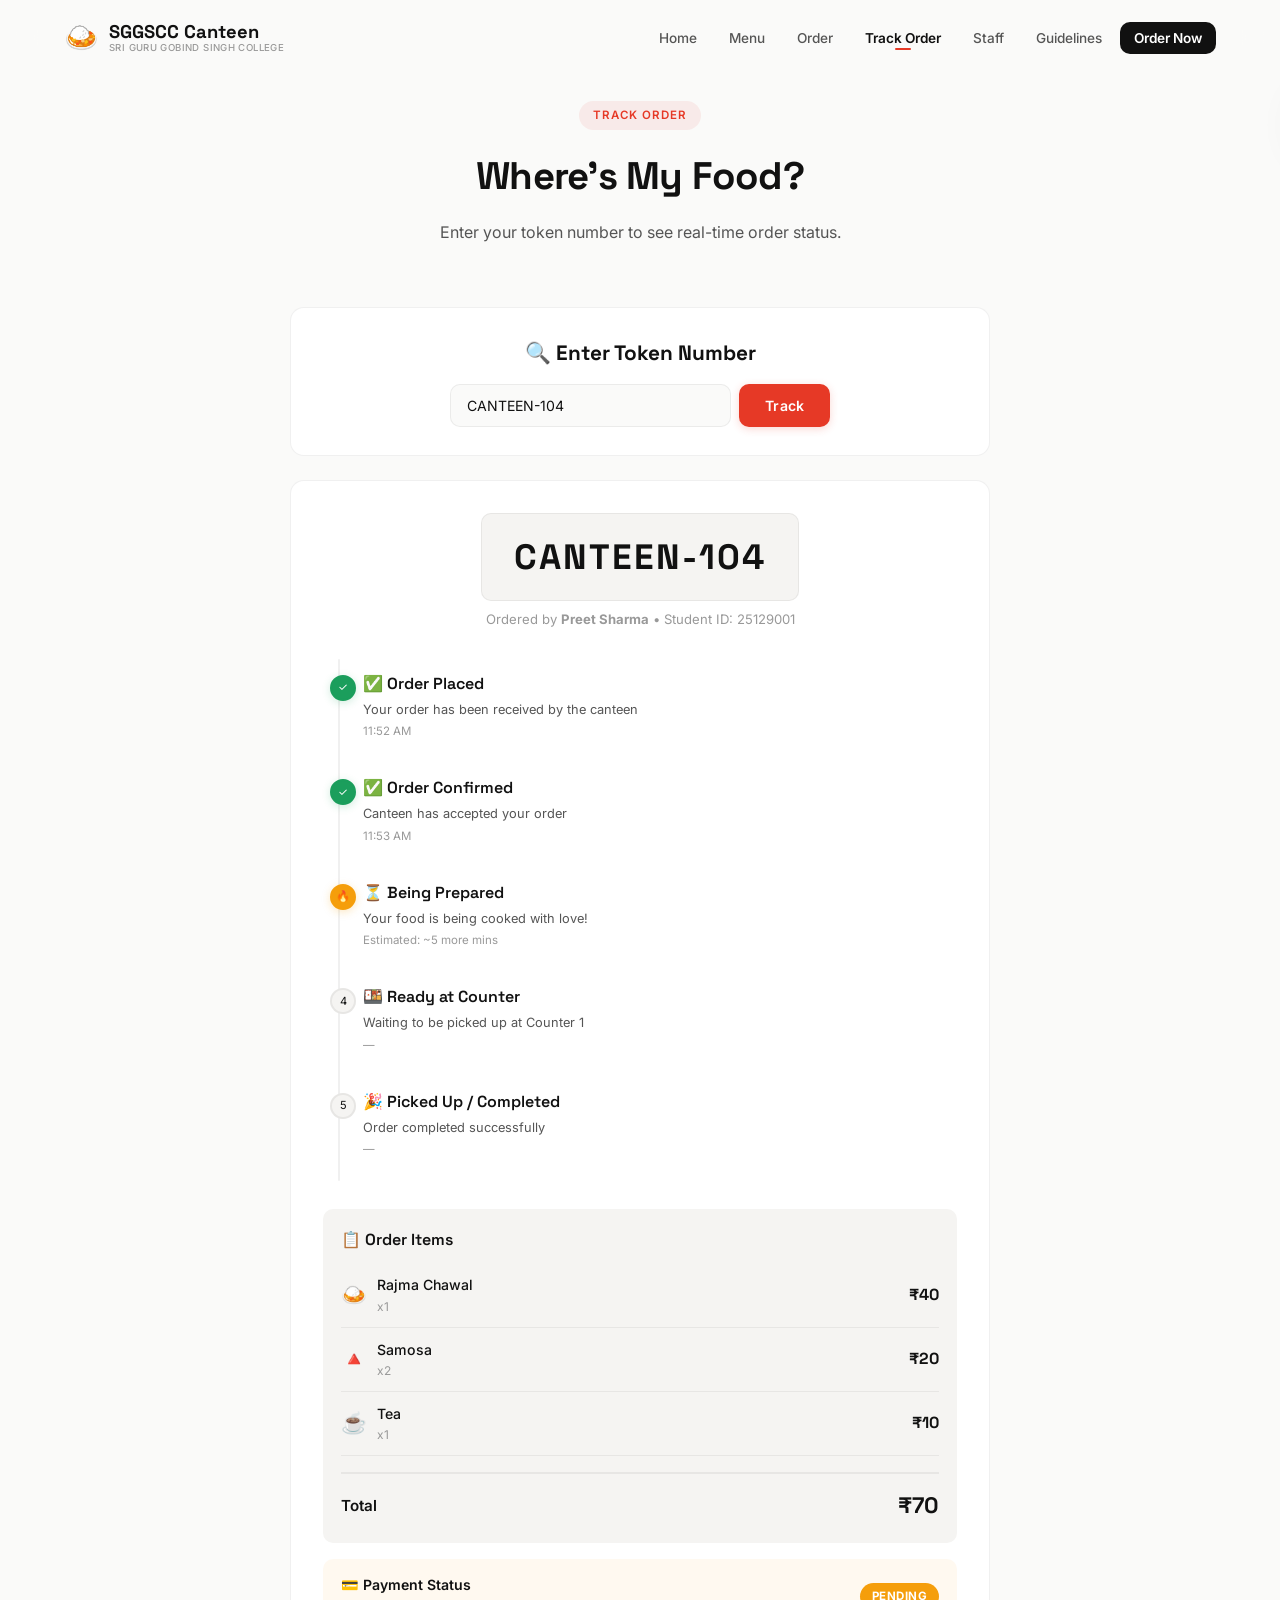
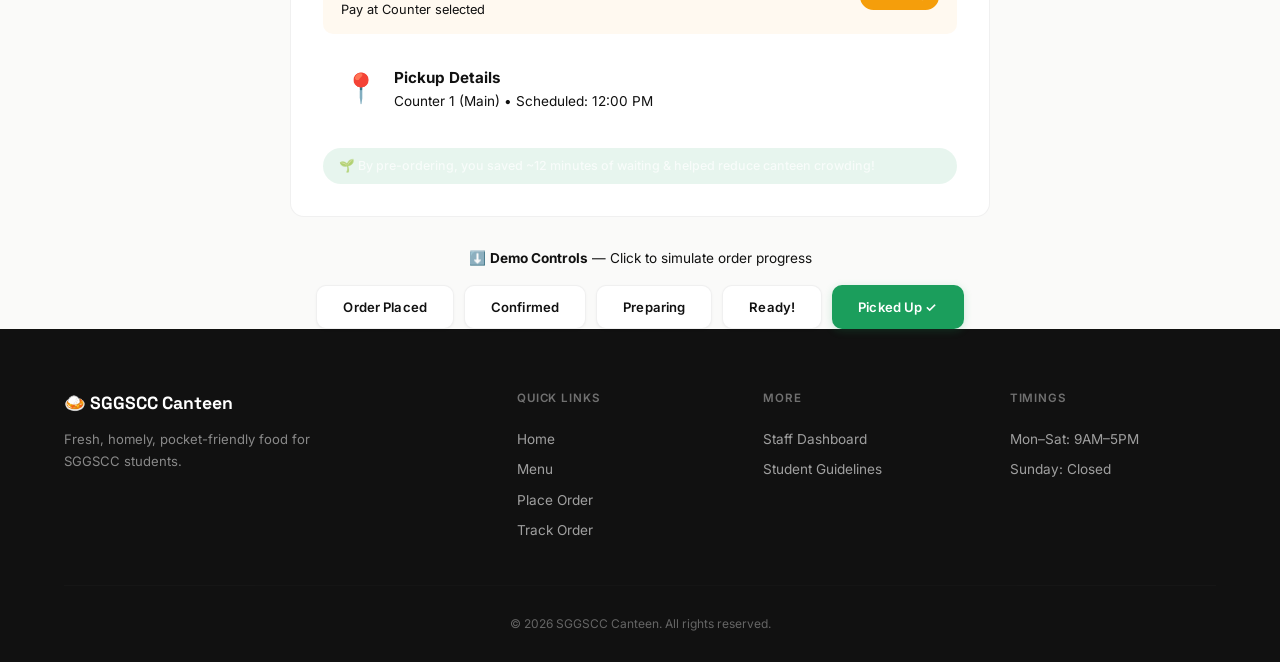
<file: status.html>
<!DOCTYPE html>
<html lang="en">
<head>
    <meta charset="UTF-8">
    <meta name="viewport" content="width=device-width, initial-scale=1.0">
    <title>Track Order - SGGSCC Canteen</title>
    <link rel="stylesheet" href="css/style.css?v=2.0.0">
    <link rel="icon" href="data:image/svg+xml,<svg xmlns='http://www.w3.org/2000/svg' viewBox='0 0 100 100'><text y='.9em' font-size='90'>🍛</text></svg>">
</head>
<body>
    <!-- Navbar -->
    <nav class="navbar" id="navbar">
        <a href="index.html" class="nav-logo">
            <span class="logo-emoji">🍛</span>
            <div class="logo-text">
                SGGSCC Canteen
                <span>Sri Guru Gobind Singh College</span>
            </div>
        </a>
        <ul class="nav-links" id="navLinks">
            <li><a href="index.html">Home</a></li>
            <li><a href="menu.html">Menu</a></li>
            <li><a href="order.html">Order</a></li>
            <li><a href="status.html" class="active">Track Order</a></li>
            <li><a href="dashboard.html">Staff</a></li>
            <li><a href="guidelines.html">Guidelines</a></li>
            <li><a href="order.html" class="nav-cta">Order Now</a></li>
        </ul>
        <div class="hamburger" id="hamburger">
            <span></span><span></span><span></span>
        </div>
    </nav>

    <!-- Status Page -->
    <div class="status-page">
        <div class="section-header">
            <div class="section-badge">Track Order</div>
            <h2>Where's My Food?</h2>
            <p>Enter your token number to see real-time order status.</p>
        </div>

        <div class="status-container">
            <!-- Search Box -->
            <div class="status-search-box">
                <h2>🔍 Enter Token Number</h2>
                <div class="status-search-input">
                    <input type="text" class="form-input" id="tokenInput" placeholder="e.g. CANTEEN-104" value="CANTEEN-104">
                    <button class="btn btn-primary" onclick="trackOrder()">Track</button>
                </div>
            </div>

            <!-- Order Status Card (Demo) -->
            <div class="order-status-card reveal" id="orderStatusCard">
                <div class="token-display">
                    <div class="token-number" id="statusToken">CANTEEN-104</div>
                    <p>Ordered by <strong>Preet Sharma</strong> &bull; Student ID: 25129001</p>
                </div>

                <!-- Order Timeline -->
                <div class="order-timeline">
                    <div class="timeline-step completed">
                        <div class="step-dot">✓</div>
                        <h4>✅ Order Placed</h4>
                        <p>Your order has been received by the canteen</p>
                        <div class="step-time">11:52 AM</div>
                    </div>
                    <div class="timeline-step completed">
                        <div class="step-dot">✓</div>
                        <h4>✅ Order Confirmed</h4>
                        <p>Canteen has accepted your order</p>
                        <div class="step-time">11:53 AM</div>
                    </div>
                    <div class="timeline-step active">
                        <div class="step-dot">🔥</div>
                        <h4>⏳ Being Prepared</h4>
                        <p>Your food is being cooked with love!</p>
                        <div class="step-time">Estimated: ~5 more mins</div>
                    </div>
                    <div class="timeline-step">
                        <div class="step-dot">4</div>
                        <h4>🍱 Ready at Counter</h4>
                        <p>Waiting to be picked up at Counter 1</p>
                        <div class="step-time">—</div>
                    </div>
                    <div class="timeline-step">
                        <div class="step-dot">5</div>
                        <h4>🎉 Picked Up / Completed</h4>
                        <p>Order completed successfully</p>
                        <div class="step-time">—</div>
                    </div>
                </div>

                <!-- Order Details -->
                <div class="order-items-list">
                    <h4>📋 Order Items</h4>
                    <div class="cart-item">
                        <div class="cart-item-info">
                            <span class="emoji">🍛</span>
                            <div>
                                <div class="name">Rajma Chawal</div>
                                <div class="qty">x1</div>
                            </div>
                        </div>
                        <span class="item-price">₹40</span>
                    </div>
                    <div class="cart-item">
                        <div class="cart-item-info">
                            <span class="emoji">🔺</span>
                            <div>
                                <div class="name">Samosa</div>
                                <div class="qty">x2</div>
                            </div>
                        </div>
                        <span class="item-price">₹20</span>
                    </div>
                    <div class="cart-item">
                        <div class="cart-item-info">
                            <span class="emoji">☕</span>
                            <div>
                                <div class="name">Tea</div>
                                <div class="qty">x1</div>
                            </div>
                        </div>
                        <span class="item-price">₹10</span>
                    </div>
                    <div class="cart-total">
                        <span class="total-label">Total</span>
                        <span class="total-price">₹70</span>
                    </div>
                </div>

                <!-- Payment Status -->
                <div class="payment-status pending-payment" id="paymentStatus">
                    <div>
                        <div class="status-text">💳 Payment Status</div>
                        <p style="font-size:0.8rem; color:var(--text-light); margin-top:3px;">Pay at Counter selected</p>
                    </div>
                    <span class="status-badge pending">PENDING</span>
                </div>

                <!-- Pickup Info -->
                <div style="background: var(--cream); border-radius: 14px; padding: 15px 20px; margin-top: 15px; display: flex; align-items: center; gap: 15px;">
                    <span style="font-size: 1.8rem;">📍</span>
                    <div>
                        <strong style="font-size: 0.95rem;">Pickup Details</strong>
                        <p style="font-size: 0.85rem; color: var(--text-light);">Counter 1 (Main) &bull; Scheduled: 12:00 PM</p>
                    </div>
                </div>

                <div class="sustainability-score" style="margin-top:20px; display:flex;">
                    🌱 By pre-ordering, you saved ~12 minutes of waiting & helped reduce canteen crowding!
                </div>
            </div>

            <!-- Demo: Simulate Status Change -->
            <div style="max-width: 700px; margin: 30px auto 0; text-align: center;">
                <p style="font-size: 0.85rem; color: var(--text-light); margin-bottom: 15px;">
                    ⬇️ <strong>Demo Controls</strong> — Click to simulate order progress
                </p>
                <div style="display: flex; gap: 10px; flex-wrap: wrap; justify-content: center;">
                    <button class="btn btn-secondary" onclick="simulateStatus(1)" style="font-size: 0.82rem;">Order Placed</button>
                    <button class="btn btn-secondary" onclick="simulateStatus(2)" style="font-size: 0.82rem;">Confirmed</button>
                    <button class="btn btn-secondary" onclick="simulateStatus(3)" style="font-size: 0.82rem;">Preparing</button>
                    <button class="btn btn-secondary" onclick="simulateStatus(4)" style="font-size: 0.82rem;">Ready!</button>
                    <button class="btn btn-green" onclick="simulateStatus(5)" style="font-size: 0.82rem;">Picked Up ✓</button>
                </div>
            </div>
        </div>
    </div>

    <!-- Footer -->
    <footer class="footer">
        <div class="footer-grid">
            <div class="footer-brand">
                <div class="footer-logo">🍛 SGGSCC Canteen</div>
                <p>Fresh, homely, pocket-friendly food for SGGSCC students.</p>
            </div>
            <div class="footer-col">
                <h4>Quick Links</h4>
                <a href="index.html">Home</a>
                <a href="menu.html">Menu</a>
                <a href="order.html">Place Order</a>
                <a href="status.html">Track Order</a>
            </div>
            <div class="footer-col">
                <h4>More</h4>
                <a href="dashboard.html">Staff Dashboard</a>
                <a href="guidelines.html">Student Guidelines</a>
            </div>
            <div class="footer-col">
                <h4>Timings</h4>
                <a href="#">Mon–Sat: 9AM–5PM</a>
                <a href="#">Sunday: Closed</a>
            </div>
        </div>
        <div class="footer-bottom">
            <p>© 2026 SGGSCC Canteen. All rights reserved.</p>
        </div>
    </footer>

    <!-- Toast -->
    <div class="toast" id="toast">
        <span class="toast-emoji">✅</span>
        <span class="toast-msg" id="toastMsg">Status updated!</span>
    </div>

    <script src="js/main.js?v=2.0.0"></script>
</body>
</html>
</file>
<file: css/style.css>
@import url('https://fonts.googleapis.com/css2?family=Inter:wght@300;400;500;600;700;800;900&family=Space+Grotesk:wght@400;500;600;700&display=swap');

:root {
    --primary: #E63926;
    --primary-dark: #C0312A;
    --primary-soft: rgba(230, 57, 38, 0.08);
    --secondary: #1B9E5C;
    --secondary-soft: rgba(27, 158, 92, 0.08);
    --accent: #F59E0B;
    --bg: #FAFAF9;
    --bg-elevated: #FFFFFF;
    --bg-subtle: #F5F4F2;
    --text: #111111;
    --text-secondary: #555555;
    --text-tertiary: #999999;
    --border: rgba(0, 0, 0, 0.06);
    --border-hover: rgba(0, 0, 0, 0.12);
    --shadow-sm: 0 1px 3px rgba(0,0,0,0.04);
    --shadow-md: 0 4px 20px rgba(0,0,0,0.06);
    --shadow-lg: 0 12px 40px rgba(0,0,0,0.08);
    --shadow-xl: 0 24px 60px rgba(0,0,0,0.1);
    --radius: 14px;
    --radius-sm: 10px;
    --radius-lg: 20px;
    --ease: cubic-bezier(0.22, 1, 0.36, 1);
    --ease-out: cubic-bezier(0, 0, 0.2, 1);
}

* { margin: 0; padding: 0; box-sizing: border-box; }
html { scroll-behavior: smooth; scroll-padding-top: 80px; }

body {
    font-family: 'Inter', -apple-system, BlinkMacSystemFont, sans-serif;
    background: var(--bg);
    color: var(--text);
    overflow-x: hidden;
    line-height: 1.65;
    -webkit-font-smoothing: antialiased;
    -moz-osx-font-smoothing: grayscale;
}

::-webkit-scrollbar { width: 8px; }
::-webkit-scrollbar-track { background: transparent; }
::-webkit-scrollbar-thumb { background: rgba(0,0,0,0.15); border-radius: 10px; }
::-webkit-scrollbar-thumb:hover { background: rgba(0,0,0,0.25); }

/* ============ PRELOADER ============ */
.preloader {
    position: fixed; inset: 0;
    background: var(--bg);
    display: flex; flex-direction: column; align-items: center; justify-content: center;
    z-index: 99999;
    transition: opacity 0.6s var(--ease), visibility 0.6s;
}
.preloader.hidden { opacity: 0; visibility: hidden; }
.preloader-emoji { font-size: 48px; animation: preloaderPulse 1.8s ease-in-out infinite; }
.preloader p {
    font-family: 'Space Grotesk', sans-serif;
    font-size: 0.9rem; font-weight: 600;
    color: var(--text-tertiary); margin-top: 16px;
    letter-spacing: 0.02em;
}
@keyframes preloaderPulse {
    0%, 100% { transform: scale(1); opacity: 1; }
    50% { transform: scale(1.08); opacity: 0.7; }
}

/* ============ NAVBAR ============ */
.navbar {
    position: fixed; top: 0; left: 0; width: 100%;
    padding: 14px 5%;
    display: flex; align-items: center; justify-content: space-between;
    background: rgba(250, 250, 249, 0.8);
    backdrop-filter: blur(24px) saturate(180%);
    -webkit-backdrop-filter: blur(24px) saturate(180%);
    z-index: 1000;
    transition: all 0.4s var(--ease);
    border-bottom: 1px solid transparent;
}
.navbar.scrolled {
    padding: 10px 5%;
    border-bottom: 1px solid var(--border);
    box-shadow: var(--shadow-sm);
}
.nav-logo {
    display: flex; align-items: center; gap: 10px;
    text-decoration: none;
}
.nav-logo .logo-emoji { font-size: 28px; }
.nav-logo .logo-text {
    font-family: 'Space Grotesk', sans-serif;
    font-size: 1.15rem; font-weight: 700;
    color: var(--text); line-height: 1.15;
}
.nav-logo .logo-text span {
    display: block; font-family: 'Inter', sans-serif;
    font-size: 0.6rem; color: var(--text-tertiary);
    font-weight: 500; letter-spacing: 0.04em;
    text-transform: uppercase;
}
.nav-links {
    display: flex; align-items: center; gap: 4px; list-style: none;
}
.nav-links a {
    text-decoration: none; color: var(--text-secondary);
    font-weight: 500; font-size: 0.85rem;
    padding: 8px 14px; border-radius: var(--radius-sm);
    transition: all 0.25s var(--ease);
    position: relative;
}
.nav-links a:hover { color: var(--text); background: var(--bg-subtle); }
.nav-links a.active { color: var(--text); font-weight: 600; }
.nav-links a.active::after {
    content: ''; position: absolute;
    bottom: 4px; left: 50%; transform: translateX(-50%);
    width: 16px; height: 2px;
    background: var(--primary); border-radius: 10px;
}
.nav-cta {
    background: var(--text) !important; color: white !important;
    font-weight: 600 !important;
    border-radius: var(--radius-sm) !important;
}
.nav-cta:hover {
    background: var(--primary) !important;
    transform: translateY(-1px);
    box-shadow: 0 4px 16px rgba(230, 57, 38, 0.25) !important;
}
.hamburger {
    display: none; flex-direction: column; gap: 5px;
    cursor: pointer; padding: 5px; z-index: 1001;
}
.hamburger span {
    width: 24px; height: 2px; background: var(--text);
    border-radius: 2px; transition: all 0.3s var(--ease);
}
.hamburger.active span:nth-child(1) { transform: rotate(45deg) translate(4px, 5px); }
.hamburger.active span:nth-child(2) { opacity: 0; }
.hamburger.active span:nth-child(3) { transform: rotate(-45deg) translate(4px, -5px); }

/* ============ HERO ============ */
.hero {
    min-height: 100vh;
    display: flex; align-items: center;
    padding: 120px 5% 80px;
    position: relative; overflow: hidden;
    background: var(--bg);
}
.hero-bg-shapes {
    position: absolute; inset: 0; pointer-events: none; overflow: hidden;
}
.hero-bg-shapes .shape {
    position: absolute; border-radius: 50%; filter: blur(80px);
}
.hero-bg-shapes .shape:nth-child(1) {
    width: 600px; height: 600px;
    background: rgba(230, 57, 38, 0.06);
    top: -200px; right: -100px;
    animation: morphBlob 20s ease-in-out infinite;
}
.hero-bg-shapes .shape:nth-child(2) {
    width: 500px; height: 500px;
    background: rgba(27, 158, 92, 0.05);
    bottom: -150px; left: -100px;
    animation: morphBlob 24s ease-in-out infinite reverse;
}
.hero-bg-shapes .shape:nth-child(3) {
    width: 350px; height: 350px;
    background: rgba(245, 158, 11, 0.04);
    top: 30%; left: 40%;
    animation: morphBlob 18s ease-in-out infinite 4s;
}
@keyframes morphBlob {
    0%, 100% { transform: translate(0, 0) scale(1); }
    25% { transform: translate(30px, -20px) scale(1.05); }
    50% { transform: translate(-20px, 30px) scale(0.95); }
    75% { transform: translate(20px, 20px) scale(1.03); }
}
.floating-food {
    position: absolute; font-size: 1.5rem; opacity: 0.06;
    animation: gentleRise 18s linear infinite;
    pointer-events: none;
}
@keyframes gentleRise {
    0% { transform: translateY(100vh) rotate(0deg); opacity: 0; }
    5% { opacity: 0.06; }
    95% { opacity: 0.06; }
    100% { transform: translateY(-60px) rotate(45deg); opacity: 0; }
}
.hero-content {
    flex: 1; max-width: 620px; position: relative; z-index: 2;
}
.hero-badge {
    display: inline-flex; align-items: center; gap: 8px;
    background: var(--primary-soft);
    color: var(--primary); padding: 6px 16px;
    border-radius: 50px; font-size: 0.78rem;
    font-weight: 600; margin-bottom: 24px;
    letter-spacing: 0.02em;
    animation: fadeSlideUp 0.8s var(--ease) both;
}
.hero-badge .dot {
    width: 6px; height: 6px;
    background: var(--secondary); border-radius: 50%;
    animation: gentlePulse 3s ease-in-out infinite;
}
@keyframes gentlePulse {
    0%, 100% { opacity: 1; } 50% { opacity: 0.4; }
}
.hero h1 {
    font-family: 'Space Grotesk', sans-serif;
    font-size: 3.8rem; line-height: 1.05;
    font-weight: 700; color: var(--text);
    margin-bottom: 20px; letter-spacing: -0.03em;
    animation: fadeSlideUp 0.8s var(--ease) 0.1s both;
}
.hero h1 .highlight {
    color: var(--primary); position: relative; display: inline;
}
.hero h1 .highlight-green { color: var(--secondary); }
.hero-subtitle {
    font-size: 1.1rem; color: var(--text-secondary);
    margin-bottom: 36px; max-width: 480px;
    line-height: 1.7; font-weight: 400;
    animation: fadeSlideUp 0.8s var(--ease) 0.2s both;
}
.hero-buttons {
    display: flex; gap: 12px; flex-wrap: wrap;
    animation: fadeSlideUp 0.8s var(--ease) 0.3s both;
}
.btn {
    display: inline-flex; align-items: center; gap: 8px;
    padding: 13px 26px; border-radius: var(--radius-sm);
    font-family: 'Inter', sans-serif;
    font-size: 0.88rem; font-weight: 600;
    text-decoration: none; border: none; cursor: pointer;
    transition: all 0.3s var(--ease);
    letter-spacing: 0.01em;
}
.btn-primary {
    background: var(--primary); color: white;
    box-shadow: 0 2px 8px rgba(230, 57, 38, 0.2);
}
.btn-primary:hover {
    background: var(--primary-dark);
    transform: translateY(-2px);
    box-shadow: 0 8px 24px rgba(230, 57, 38, 0.25);
}
.btn-secondary {
    background: var(--bg-elevated); color: var(--text);
    border: 1px solid var(--border);
    box-shadow: var(--shadow-sm);
}
.btn-secondary:hover {
    border-color: var(--border-hover);
    transform: translateY(-2px);
    box-shadow: var(--shadow-md);
}
.btn-tertiary {
    background: rgba(255,255,255,0.95);
    color: var(--text);
    border: 1px solid rgba(0,0,0,0.08);
    box-shadow: 0 8px 24px rgba(0,0,0,0.06);
}
.btn-tertiary:hover {
    background: white;
    transform: translateY(-2px);
    box-shadow: 0 10px 28px rgba(0,0,0,0.08);
}
.modal-overlay {
    position: fixed; inset: 0;
    background: rgba(15, 23, 42, 0.55);
    display: flex; align-items: center; justify-content: center;
    opacity: 0; visibility: hidden;
    pointer-events: none;
    transition: opacity 0.25s ease, visibility 0.25s ease;
    z-index: 2000;
}
.modal-overlay.open {
    opacity: 1; visibility: visible;
    pointer-events: auto;
}
.modal-card {
    width: min(520px, calc(100% - 40px));
    background: rgba(255,255,255,0.98);
    border-radius: 28px;
    padding: 34px;
    box-shadow: var(--shadow-xl);
    border: 1px solid rgba(255,255,255,0.95);
    backdrop-filter: blur(18px);
    position: relative;
}
.modal-close {
    position: absolute; top: 18px; right: 18px;
    background: rgba(255,255,255,0.9);
    border: none; width: 36px; height: 36px;
    border-radius: 50%; font-size: 1.25rem;
    cursor: pointer; color: var(--text-secondary);
    transition: background 0.25s ease, transform 0.25s ease;
}
.modal-close:hover {
    background: white;
    transform: scale(1.05);
}
.modal-heading {
    display: flex; align-items: center; gap: 18px;
    margin-bottom: 28px;
}
.modal-icon {
    width: 56px; height: 56px;
    display: grid; place-items: center;
    background: var(--primary-soft);
    color: var(--primary);
    border-radius: 18px;
    font-size: 1.65rem;
}
.modal-heading h2 {
    font-size: 1.65rem;
    margin-bottom: 8px;
}
.modal-heading p {
    color: var(--text-secondary);
    line-height: 1.7;
}
.modal-buttons {
    display: flex; gap: 14px; flex-wrap: wrap;
    justify-content: flex-start;
}
@media (max-width: 520px) {
    .modal-card {
        padding: 24px;
    }
    .modal-buttons {
        flex-direction: column;
        gap: 12px;
    }
}
.btn-green {
    background: var(--secondary); color: white;
    box-shadow: 0 2px 8px rgba(27, 158, 92, 0.2);
}
.btn-green:hover {
    transform: translateY(-2px);
    box-shadow: 0 8px 24px rgba(27, 158, 92, 0.25);
}
.hero-visual {
    flex: 1; display: flex; align-items: center; justify-content: center;
    position: relative; z-index: 2;
    animation: fadeSlideUp 1s var(--ease) 0.4s both;
}
.hero-illustration {
    width: 380px; height: 380px;
    background: linear-gradient(135deg, var(--bg-subtle), var(--bg-elevated));
    border-radius: 50%; border: 1px solid var(--border);
    display: flex; align-items: center; justify-content: center;
    position: relative;
    box-shadow: var(--shadow-lg);
}
.hero-illustration .big-emoji {
    font-size: 140px;
    animation: gentleFloat 6s ease-in-out infinite;
}
@keyframes gentleFloat {
    0%, 100% { transform: translateY(0); }
    50% { transform: translateY(-12px); }
}
.hero-illustration .orbit-emoji {
    position: absolute; font-size: 32px;
    animation: orbit 20s linear infinite;
    opacity: 0.7;
}
.hero-illustration .orbit-emoji:nth-child(2) { animation-delay: 0s; }
.hero-illustration .orbit-emoji:nth-child(3) { animation-delay: -5s; }
.hero-illustration .orbit-emoji:nth-child(4) { animation-delay: -10s; }
.hero-illustration .orbit-emoji:nth-child(5) { animation-delay: -15s; }
@keyframes orbit {
    0% { transform: rotate(0deg) translateX(180px) rotate(0deg); }
    100% { transform: rotate(360deg) translateX(180px) rotate(-360deg); }
}
.hero-stats {
    display: flex; gap: 40px; margin-top: 48px;
    animation: fadeSlideUp 0.8s var(--ease) 0.5s both;
}
.hero-stat { text-align: left; }
.hero-stat .number {
    font-family: 'Space Grotesk', sans-serif;
    font-size: 1.5rem; font-weight: 700;
    color: var(--text);
}
.hero-stat .label {
    font-size: 0.75rem; color: var(--text-tertiary);
    font-weight: 500; text-transform: uppercase;
    letter-spacing: 0.06em; margin-top: 2px;
}

/* ============ SECTIONS ============ */
section { padding: 100px 5%; }
.section-header {
    text-align: center; margin-bottom: 60px;
}
.section-header .section-badge {
    display: inline-flex; align-items: center; gap: 6px;
    background: var(--primary-soft); color: var(--primary);
    padding: 5px 14px; border-radius: 50px;
    font-size: 0.72rem; font-weight: 600;
    margin-bottom: 14px;
    text-transform: uppercase; letter-spacing: 0.08em;
}
.section-header h2 {
    font-family: 'Space Grotesk', sans-serif;
    font-size: 2.4rem; font-weight: 700;
    color: var(--text); margin-bottom: 12px;
    letter-spacing: -0.02em;
}
.section-header p {
    font-size: 1rem; color: var(--text-secondary);
    max-width: 540px; margin: 0 auto; line-height: 1.7;
}

/* ============ PEAK HOURS ============ */
.peak-hours-banner {
    background: var(--bg-elevated);
    border: 1px solid var(--border);
    border-radius: var(--radius);
    padding: 16px 28px; margin: 0 5%;
    display: flex; align-items: center; justify-content: center;
    gap: 28px; flex-wrap: wrap;
}
.peak-hours-banner .peak-item {
    display: flex; align-items: center; gap: 8px;
    font-weight: 500; font-size: 0.82rem; color: var(--text-secondary);
}
.peak-dot {
    width: 8px; height: 8px; border-radius: 50%;
}
.peak-dot.red { background: var(--primary); }
.peak-dot.orange { background: var(--accent); }
.peak-dot.green { background: var(--secondary); }

/* ============ FEATURES ============ */
.features { background: var(--bg); }
.features-grid {
    display: grid;
    grid-template-columns: repeat(auto-fit, minmax(300px, 1fr));
    gap: 16px; max-width: 1200px; margin: 0 auto;
}
.feature-card {
    background: var(--bg-elevated);
    border: 1px solid var(--border);
    border-radius: var(--radius); padding: 32px 28px;
    transition: all 0.4s var(--ease);
    position: relative;
}
.feature-card::before {
    content: ''; position: absolute;
    top: 0; left: 0; width: 100%; height: 2px;
    background: linear-gradient(90deg, var(--primary), var(--secondary));
    transform: scaleX(0); transform-origin: left;
    transition: transform 0.5s var(--ease);
    border-radius: var(--radius) var(--radius) 0 0;
}
.feature-card:hover::before { transform: scaleX(1); }
.feature-card:hover {
    transform: translateY(-4px);
    box-shadow: var(--shadow-lg);
    border-color: var(--border-hover);
}
.feature-card .feature-icon {
    font-size: 2rem; margin-bottom: 16px; display: block;
}
.feature-card h3 {
    font-family: 'Space Grotesk', sans-serif;
    font-size: 1.1rem; font-weight: 600;
    margin-bottom: 8px; color: var(--text);
}
.feature-card p {
    font-size: 0.88rem; color: var(--text-secondary); line-height: 1.65;
}

/* ============ DAILY SPECIAL ============ */
.daily-special {
    background: var(--text); border-radius: var(--radius-lg);
    margin: 0 5%; padding: 48px 56px;
    color: white; display: flex; align-items: center;
    gap: 40px; position: relative; overflow: hidden;
}
.daily-special::before {
    content: ''; position: absolute;
    width: 400px; height: 400px;
    background: rgba(230, 57, 38, 0.08); border-radius: 50%;
    top: -150px; right: -100px;
}
.daily-special::after {
    content: ''; position: absolute;
    width: 250px; height: 250px;
    background: rgba(27, 158, 92, 0.06); border-radius: 50%;
    bottom: -80px; left: -50px;
}
.daily-special .special-emoji {
    font-size: 72px; flex-shrink: 0;
    animation: gentleFloat 5s ease-in-out infinite;
    position: relative; z-index: 1;
}
.daily-special-content { position: relative; z-index: 1; }
.daily-special-content h3 {
    font-size: 0.72rem; font-weight: 600;
    text-transform: uppercase; letter-spacing: 0.12em;
    opacity: 0.5; margin-bottom: 8px;
}
.daily-special-content h2 {
    font-family: 'Space Grotesk', sans-serif;
    font-size: 2rem; font-weight: 700;
    margin-bottom: 8px; letter-spacing: -0.02em;
}
.daily-special-content p {
    opacity: 0.65; margin-bottom: 20px;
    font-size: 0.92rem; line-height: 1.6;
}
.daily-special-price {
    display: inline-flex; align-items: center; gap: 12px;
    background: rgba(255,255,255,0.1); padding: 10px 24px;
    border-radius: 50px;
    font-family: 'Space Grotesk', sans-serif;
    font-size: 1.6rem; font-weight: 700;
    backdrop-filter: blur(10px);
}
.daily-special-price .old-price {
    font-size: 1rem; text-decoration: line-through; opacity: 0.4;
}

/* ============ MENU ============ */
.menu-section { background: var(--bg); }
.menu-controls {
    display: flex; align-items: center; justify-content: space-between;
    flex-wrap: wrap; gap: 12px;
    max-width: 1200px; margin: 0 auto 24px;
}
.menu-search {
    display: flex; align-items: center;
    background: var(--bg-elevated); border: 1px solid var(--border);
    border-radius: var(--radius-sm); padding: 10px 16px;
    gap: 8px; flex: 1; max-width: 380px;
    transition: all 0.3s var(--ease);
}
.menu-search:focus-within {
    border-color: var(--primary);
    box-shadow: 0 0 0 3px var(--primary-soft);
}
.menu-search input {
    border: none; background: none; outline: none;
    font-family: 'Inter', sans-serif; font-size: 0.88rem;
    width: 100%; color: var(--text);
}
.menu-search input::placeholder { color: var(--text-tertiary); }
.break-mode-toggle {
    display: flex; align-items: center; gap: 10px;
    background: var(--bg-elevated); border: 1px solid var(--border);
    padding: 10px 18px; border-radius: var(--radius-sm);
    cursor: pointer; transition: all 0.3s var(--ease);
    font-weight: 600; font-size: 0.82rem; color: var(--text-secondary);
}
.break-mode-toggle:hover { border-color: var(--accent); color: var(--text); }
.break-mode-toggle.active {
    background: var(--accent); color: white;
    border-color: transparent;
    box-shadow: 0 4px 12px rgba(245, 158, 11, 0.25);
}
.toggle-switch {
    width: 36px; height: 20px;
    background: rgba(0,0,0,0.12); border-radius: 10px;
    position: relative; transition: all 0.3s var(--ease);
}
.toggle-switch::after {
    content: ''; position: absolute;
    width: 16px; height: 16px; background: white;
    border-radius: 50%; top: 2px; left: 2px;
    transition: all 0.3s var(--ease);
    box-shadow: 0 1px 3px rgba(0,0,0,0.2);
}
.break-mode-toggle.active .toggle-switch { background: rgba(255,255,255,0.3); }
.break-mode-toggle.active .toggle-switch::after { left: 18px; }
.menu-categories {
    display: flex; gap: 8px; flex-wrap: wrap;
    justify-content: center;
    max-width: 1200px; margin: 0 auto 28px;
}
.category-btn {
    padding: 8px 18px; border-radius: 50px;
    border: 1px solid var(--border);
    background: var(--bg-elevated);
    font-family: 'Inter', sans-serif;
    font-weight: 500; font-size: 0.82rem;
    cursor: pointer; transition: all 0.25s var(--ease);
    display: flex; align-items: center; gap: 6px;
    color: var(--text-secondary);
}
.category-btn:hover { border-color: var(--border-hover); color: var(--text); }
.category-btn.active {
    background: var(--text); color: white;
    border-color: transparent;
}
.menu-grid {
    display: grid;
    grid-template-columns: repeat(auto-fill, minmax(280px, 1fr));
    gap: 16px; max-width: 1200px; margin: 0 auto;
}
.menu-card {
    background: var(--bg-elevated);
    border: 1px solid var(--border);
    border-radius: var(--radius); padding: 22px;
    transition: all 0.35s var(--ease);
    display: flex; flex-direction: column;
}
.menu-card:hover {
    transform: translateY(-3px);
    box-shadow: var(--shadow-lg);
    border-color: var(--border-hover);
}
.menu-card-header {
    display: flex; align-items: flex-start; justify-content: space-between;
    margin-bottom: 10px;
}
.menu-card .item-emoji { font-size: 2rem; }
.menu-card .dietary-tags { display: flex; gap: 4px; flex-wrap: wrap; }
.dietary-tag {
    padding: 2px 7px; border-radius: 4px;
    font-size: 0.6rem; font-weight: 700;
    text-transform: uppercase; letter-spacing: 0.04em;
}
.dietary-tag.veg { background: var(--secondary-soft); color: var(--secondary); }
.dietary-tag.spicy { background: rgba(230, 57, 38, 0.06); color: var(--primary); }
.dietary-tag.popular { background: rgba(245, 158, 11, 0.08); color: #B45309; }
.dietary-tag.jain { background: rgba(139, 92, 246, 0.06); color: #6D28D9; }
.menu-card h3 {
    font-family: 'Space Grotesk', sans-serif;
    font-size: 1.05rem; font-weight: 600;
    color: var(--text); margin-bottom: 4px;
}
.menu-card .prep-time {
    font-size: 0.75rem; color: var(--text-tertiary);
    display: flex; align-items: center; gap: 4px; margin-bottom: 12px;
}
.menu-card-footer {
    display: flex; align-items: center; justify-content: space-between;
    margin-top: auto; padding-top: 14px;
    border-top: 1px solid var(--border);
}
.menu-card .price {
    font-family: 'Space Grotesk', sans-serif;
    font-size: 1.25rem; font-weight: 700; color: var(--text);
}
.add-to-cart-btn {
    width: 38px; height: 38px; border-radius: var(--radius-sm);
    border: 1px solid var(--border); background: var(--bg-elevated);
    color: var(--text); font-size: 1.1rem; cursor: pointer;
    transition: all 0.25s var(--ease);
    display: flex; align-items: center; justify-content: center;
}
.add-to-cart-btn:hover {
    background: var(--text); color: white; border-color: transparent;
    transform: scale(1.05);
}
.add-to-cart-btn.added {
    background: var(--secondary); color: white; border-color: transparent;
}
.menu-card.hidden-card { display: none; }

/* ============ HOW IT WORKS ============ */
.how-it-works { background: var(--bg-subtle); }
.steps-container {
    display: flex; justify-content: center; gap: 12px;
    flex-wrap: wrap; max-width: 1200px; margin: 0 auto;
}
.step-card {
    background: var(--bg-elevated); border: 1px solid var(--border);
    border-radius: var(--radius); padding: 32px 24px;
    text-align: center; flex: 1; min-width: 200px; max-width: 260px;
    transition: all 0.35s var(--ease);
}
.step-card:hover { transform: translateY(-4px); box-shadow: var(--shadow-lg); }
.step-number {
    width: 40px; height: 40px; border-radius: 50%;
    background: var(--text); color: white;
    font-family: 'Space Grotesk', sans-serif;
    font-size: 1rem; font-weight: 700;
    display: flex; align-items: center; justify-content: center;
    margin: 0 auto 14px;
}
.step-card .step-emoji { font-size: 2rem; display: block; margin-bottom: 12px; }
.step-card h3 {
    font-family: 'Space Grotesk', sans-serif;
    font-size: 1rem; font-weight: 600;
    margin-bottom: 6px; color: var(--text);
}
.step-card p { font-size: 0.82rem; color: var(--text-secondary); line-height: 1.6; }
.step-arrow {
    font-size: 1.2rem; color: var(--text-tertiary);
    align-self: center; opacity: 0.3;
}

/* ============ ORDER PAGE ============ */
.order-page {
    padding-top: 100px; min-height: 100vh; background: var(--bg);
}
.order-container {
    max-width: 1100px; margin: 0 auto;
    display: grid; grid-template-columns: 1fr 380px;
    gap: 24px; align-items: start;
}
.order-form-section {
    background: var(--bg-elevated); border: 1px solid var(--border);
    border-radius: var(--radius); padding: 36px;
}
.form-group { margin-bottom: 18px; }
.form-group label {
    display: block; font-weight: 600; font-size: 0.82rem;
    color: var(--text); margin-bottom: 6px;
}
.form-group label .required { color: var(--primary); }
.form-input {
    width: 100%; padding: 12px 16px;
    border-radius: var(--radius-sm);
    border: 1px solid var(--border);
    font-family: 'Inter', sans-serif; font-size: 0.88rem;
    transition: all 0.25s var(--ease);
    background: var(--bg); color: var(--text);
}
.form-input:focus {
    outline: none; border-color: var(--primary);
    background: var(--bg-elevated);
    box-shadow: 0 0 0 3px var(--primary-soft);
}
.form-input::placeholder { color: var(--text-tertiary); }
select.form-input {
    cursor: pointer; appearance: none;
    background-image: url("data:image/svg+xml,%3Csvg xmlns='http://www.w3.org/2000/svg' width='10' height='10' viewBox='0 0 12 12'%3E%3Cpath fill='%23999' d='M6 8L1 3h10z'/%3E%3C/svg%3E");
    background-repeat: no-repeat; background-position: right 14px center;
}
.time-slots {
    display: grid; grid-template-columns: repeat(auto-fill, minmax(100px, 1fr));
    gap: 8px;
}
.time-slot {
    padding: 10px; border-radius: var(--radius-sm);
    border: 1px solid var(--border); background: var(--bg);
    text-align: center; cursor: pointer;
    transition: all 0.25s var(--ease);
    font-size: 0.82rem; font-weight: 500;
}
.time-slot:hover { border-color: var(--primary); background: var(--primary-soft); }
.time-slot.selected {
    background: var(--text); color: white;
    border-color: transparent;
}
.time-slot.disabled { opacity: 0.3; cursor: not-allowed; pointer-events: none; }
.payment-options { display: flex; gap: 10px; flex-wrap: wrap; }
.payment-option {
    flex: 1; min-width: 130px; padding: 14px;
    border-radius: var(--radius-sm); border: 1px solid var(--border);
    background: var(--bg); cursor: pointer;
    transition: all 0.25s var(--ease);
    text-align: center; font-size: 0.82rem; font-weight: 500;
}
.payment-option:hover { border-color: var(--secondary); }
.payment-option.selected {
    border-color: var(--secondary); background: var(--secondary-soft);
}
.payment-option .pay-emoji { font-size: 1.5rem; display: block; margin-bottom: 4px; }

/* ============ CART SIDEBAR ============ */
.cart-sidebar {
    background: var(--bg-elevated); border: 1px solid var(--border);
    border-radius: var(--radius); padding: 28px;
    position: sticky; top: 90px;
}
.cart-sidebar h3 {
    font-family: 'Space Grotesk', sans-serif;
    font-size: 1.2rem; font-weight: 700;
    margin-bottom: 18px; display: flex; align-items: center; gap: 8px;
}
.cart-item {
    display: flex; align-items: center; justify-content: space-between;
    padding: 10px 0; border-bottom: 1px solid var(--border);
}
.cart-item-info { display: flex; align-items: center; gap: 10px; }
.cart-item-info .emoji { font-size: 1.3rem; }
.cart-item-info .name { font-weight: 500; font-size: 0.88rem; }
.cart-item-info .qty { font-size: 0.75rem; color: var(--text-tertiary); }
.cart-item .item-price {
    font-family: 'Space Grotesk', sans-serif;
    font-weight: 700; color: var(--text);
}
.qty-controls { display: flex; align-items: center; gap: 6px; }
.qty-btn {
    width: 26px; height: 26px; border-radius: 6px;
    border: 1px solid var(--border); background: var(--bg);
    cursor: pointer; font-weight: 700;
    display: flex; align-items: center; justify-content: center;
    transition: all 0.2s var(--ease); font-size: 0.85rem;
}
.qty-btn:hover { background: var(--text); color: white; border-color: transparent; }
.cart-total {
    margin-top: 16px; padding-top: 14px;
    border-top: 2px solid var(--border);
    display: flex; justify-content: space-between; align-items: center;
}
.cart-total .total-label { font-weight: 600; font-size: 0.95rem; }
.cart-total .total-price {
    font-family: 'Space Grotesk', sans-serif;
    font-size: 1.4rem; font-weight: 700; color: var(--text);
}
.cart-empty { text-align: center; padding: 28px 0; color: var(--text-tertiary); }
.cart-empty .empty-emoji { font-size: 2.5rem; display: block; margin-bottom: 8px; }

/* ============ STATUS PAGE ============ */
.status-page { padding-top: 100px; min-height: 100vh; background: var(--bg); }
.status-container { max-width: 700px; margin: 0 auto; }
.status-search-box {
    background: var(--bg-elevated); border: 1px solid var(--border);
    border-radius: var(--radius); padding: 28px;
    margin-bottom: 24px; text-align: center;
}
.status-search-box h2 {
    font-family: 'Space Grotesk', sans-serif;
    font-size: 1.3rem; font-weight: 700; margin-bottom: 14px;
}
.status-search-input {
    display: flex; gap: 8px; max-width: 380px; margin: 0 auto;
}
.status-search-input input { flex: 1; }
.order-status-card {
    background: var(--bg-elevated); border: 1px solid var(--border);
    border-radius: var(--radius); padding: 32px;
}
.token-display { text-align: center; margin-bottom: 28px; }
.token-number {
    font-family: 'Space Grotesk', sans-serif;
    font-size: 2.2rem; font-weight: 700;
    color: var(--text); background: var(--bg-subtle);
    padding: 14px 32px; border-radius: var(--radius-sm);
    display: inline-block; letter-spacing: 2px;
    border: 1px solid var(--border);
}
.token-display p { color: var(--text-tertiary); font-size: 0.82rem; margin-top: 8px; }
.order-timeline { position: relative; padding-left: 40px; margin: 28px 0; }
.order-timeline::before {
    content: ''; position: absolute;
    left: 15px; top: 0; bottom: 0;
    width: 2px; background: var(--border); border-radius: 10px;
}
.timeline-step { position: relative; padding: 12px 0 22px; }
.timeline-step .step-dot {
    position: absolute; left: -33px; top: 16px;
    width: 26px; height: 26px; border-radius: 50%;
    background: var(--bg-subtle); border: 2px solid var(--border);
    display: flex; align-items: center; justify-content: center;
    font-size: 0.7rem; z-index: 2;
    transition: all 0.4s var(--ease);
}
.timeline-step.completed .step-dot {
    background: var(--secondary); border-color: var(--secondary);
    color: white;
    box-shadow: 0 2px 8px rgba(27, 158, 92, 0.2);
}
.timeline-step.active .step-dot {
    background: var(--accent); border-color: var(--accent);
    color: white;
    box-shadow: 0 2px 8px rgba(245, 158, 11, 0.25);
    animation: gentlePulse 2.5s ease-in-out infinite;
}
.timeline-step h4 {
    font-family: 'Space Grotesk', sans-serif;
    font-size: 1rem; font-weight: 600; margin-bottom: 2px;
}
.timeline-step p { font-size: 0.8rem; color: var(--text-secondary); }
.timeline-step .step-time { font-size: 0.72rem; color: var(--text-tertiary); margin-top: 2px; }
.order-items-list {
    background: var(--bg-subtle); border-radius: var(--radius-sm);
    padding: 18px; margin-top: 18px;
}
.order-items-list h4 {
    font-family: 'Space Grotesk', sans-serif;
    font-size: 1rem; font-weight: 600; margin-bottom: 10px;
}
.payment-status {
    display: flex; align-items: center; justify-content: space-between;
    background: var(--secondary-soft); padding: 14px 18px;
    border-radius: var(--radius-sm); margin-top: 16px;
}
.payment-status.pending-payment { background: rgba(245, 158, 11, 0.06); }
.payment-status .status-text { font-weight: 600; font-size: 0.88rem; }
.payment-status .status-badge {
    padding: 4px 12px; border-radius: 50px;
    font-size: 0.72rem; font-weight: 700; letter-spacing: 0.04em;
}
.payment-status .status-badge.paid { background: var(--secondary); color: white; }
.payment-status .status-badge.pending { background: var(--accent); color: white; }

/* ============ DASHBOARD ============ */
.dashboard-page { padding-top: 100px; min-height: 100vh; background: var(--bg-subtle); }
.dashboard-grid {
    max-width: 1200px; margin: 0 auto;
    display: grid; grid-template-columns: repeat(auto-fit, minmax(280px, 1fr));
    gap: 16px; margin-bottom: 24px;
}
.dash-stat-card {
    background: var(--bg-elevated); border: 1px solid var(--border);
    border-radius: var(--radius); padding: 22px;
    display: flex; align-items: center; gap: 14px;
    transition: all 0.3s var(--ease);
}
.dash-stat-card:hover { box-shadow: var(--shadow-md); }
.dash-stat-card .stat-icon {
    font-size: 2rem; width: 56px; height: 56px;
    display: flex; align-items: center; justify-content: center;
    border-radius: var(--radius-sm); flex-shrink: 0;
}
.dash-stat-card .stat-info h3 {
    font-family: 'Space Grotesk', sans-serif;
    font-size: 1.5rem; font-weight: 700; color: var(--text);
}
.dash-stat-card .stat-info p { font-size: 0.8rem; color: var(--text-tertiary); }
.dashboard-orders {
    max-width: 1200px; margin: 0 auto;
    background: var(--bg-elevated); border: 1px solid var(--border);
    border-radius: var(--radius); padding: 28px;
}
.dashboard-orders h2 {
    font-family: 'Space Grotesk', sans-serif;
    font-size: 1.3rem; font-weight: 700; margin-bottom: 18px;
}
.order-table { width: 100%; border-collapse: collapse; }
.order-table th {
    background: var(--bg-subtle); padding: 10px 14px; text-align: left;
    font-size: 0.72rem; font-weight: 600; color: var(--text-tertiary);
    text-transform: uppercase; letter-spacing: 0.06em;
}
.order-table th:first-child { border-radius: 8px 0 0 8px; }
.order-table th:last-child { border-radius: 0 8px 8px 0; }
.order-table td {
    padding: 12px 14px; border-bottom: 1px solid var(--border);
    font-size: 0.85rem;
}
.status-pill {
    padding: 4px 10px; border-radius: 50px;
    font-size: 0.68rem; font-weight: 700;
    display: inline-block; letter-spacing: 0.02em;
}
.status-pill.preparing { background: rgba(245,158,11,0.08); color: #B45309; }
.status-pill.ready { background: var(--secondary-soft); color: var(--secondary); }
.status-pill.picked { background: rgba(59,130,246,0.08); color: #1D4ED8; }
.status-pill.cancelled { background: rgba(230,57,38,0.06); color: var(--primary); }

/* ============ CONTACT ============ */
.contact-section { background: var(--bg); }
.contact-grid {
    display: grid; grid-template-columns: 1fr 1fr;
    gap: 24px; max-width: 1000px; margin: 0 auto;
}
.contact-info-card {
    background: var(--text); border-radius: var(--radius);
    padding: 36px; color: white;
}
.contact-info-card h3 {
    font-family: 'Space Grotesk', sans-serif;
    font-size: 1.3rem; font-weight: 700; margin-bottom: 24px;
}
.contact-detail {
    display: flex; align-items: center; gap: 14px;
    margin-bottom: 18px; font-size: 0.88rem;
}
.contact-detail .contact-emoji {
    font-size: 1.2rem; width: 40px; height: 40px;
    background: rgba(255,255,255,0.08); border-radius: var(--radius-sm);
    display: flex; align-items: center; justify-content: center;
    flex-shrink: 0;
}
.feedback-form {
    background: var(--bg-elevated); border: 1px solid var(--border);
    border-radius: var(--radius); padding: 36px;
}
.feedback-form h3 {
    font-family: 'Space Grotesk', sans-serif;
    font-size: 1.3rem; font-weight: 700; margin-bottom: 20px;
}
.star-rating { display: flex; gap: 6px; margin-bottom: 16px; }
.star-rating .star {
    font-size: 1.6rem; cursor: pointer;
    transition: all 0.2s var(--ease);
    filter: grayscale(100%) opacity(0.4);
}
.star-rating .star:hover,
.star-rating .star.active {
    filter: grayscale(0%) opacity(1);
    transform: scale(1.15);
}
textarea.form-input { min-height: 90px; resize: vertical; }

/* ============ GUIDELINES ============ */
.guidelines-page { padding-top: 100px; min-height: 100vh; }
.guidelines-container { max-width: 780px; margin: 0 auto; }
.guideline-card {
    background: var(--bg-elevated); border: 1px solid var(--border);
    border-radius: var(--radius); padding: 28px;
    margin-bottom: 14px;
    transition: all 0.3s var(--ease);
    border-left: 3px solid var(--primary);
}
.guideline-card:nth-child(even) { border-left-color: var(--secondary); }
.guideline-card:hover { box-shadow: var(--shadow-md); transform: translateX(3px); }
.guideline-card h3 {
    font-family: 'Space Grotesk', sans-serif;
    font-size: 1.05rem; font-weight: 600;
    margin-bottom: 10px; display: flex; align-items: center; gap: 8px;
}
.guideline-card ul { list-style: none; padding-left: 0; }
.guideline-card ul li {
    padding: 5px 0; font-size: 0.85rem; color: var(--text-secondary);
    display: flex; align-items: flex-start; gap: 10px; line-height: 1.55;
}
.guideline-card ul li::before {
    content: ''; width: 4px; height: 4px; margin-top: 8px;
    background: var(--text-tertiary); border-radius: 50%; flex-shrink: 0;
}

/* ============ FOOTER ============ */
.footer {
    background: var(--text); color: white;
    padding: 60px 5% 28px;
}
.footer-grid {
    display: grid; grid-template-columns: 2fr 1fr 1fr 1fr;
    gap: 40px; max-width: 1200px; margin: 0 auto 40px;
}
.footer-brand .footer-logo {
    font-family: 'Space Grotesk', sans-serif;
    font-size: 1.1rem; font-weight: 700;
    margin-bottom: 10px; display: flex; align-items: center; gap: 8px;
}
.footer-brand p { font-size: 0.82rem; opacity: 0.5; line-height: 1.7; max-width: 280px; }
.footer-col h4 {
    font-size: 0.72rem; font-weight: 600;
    text-transform: uppercase; letter-spacing: 0.08em;
    margin-bottom: 16px; opacity: 0.4;
}
.footer-col a {
    display: block; color: rgba(255,255,255,0.6);
    text-decoration: none; font-size: 0.85rem;
    padding: 4px 0; transition: all 0.2s var(--ease);
}
.footer-col a:hover { color: white; transform: translateX(3px); }
.footer-bottom {
    text-align: center; padding-top: 28px;
    border-top: 1px solid rgba(255,255,255,0.06);
    font-size: 0.75rem; opacity: 0.35;
}
.sustainability-score {
    display: inline-flex; align-items: center; gap: 8px;
    background: rgba(27, 158, 92, 0.1); color: rgba(255,255,255,0.7);
    padding: 8px 16px; border-radius: 50px;
    font-size: 0.78rem; font-weight: 500; margin-top: 16px;
}

/* ============ FLOATING UI ============ */
.cutoff-timer {
    position: fixed; bottom: 16px; left: 16px;
    background: var(--bg-elevated); border: 1px solid var(--border);
    border-radius: var(--radius-sm); padding: 10px 18px;
    box-shadow: var(--shadow-lg);
    display: flex; align-items: center; gap: 8px;
    z-index: 100; font-size: 0.8rem; font-weight: 600;
}
.cutoff-timer .timer-text {
    font-family: 'Space Grotesk', sans-serif;
    color: var(--primary); font-size: 1rem; font-weight: 700;
}
.cart-float-btn {
    position: fixed; bottom: 16px; right: 16px;
    width: 52px; height: 52px; border-radius: 50%;
    background: var(--text); color: white;
    border: none; font-size: 1.2rem; cursor: pointer;
    box-shadow: var(--shadow-lg); z-index: 100;
    transition: all 0.3s var(--ease);
    display: flex; align-items: center; justify-content: center;
}
.cart-float-btn:hover { transform: scale(1.08); background: var(--primary); }
.cart-float-btn .cart-count {
    position: absolute; top: -4px; right: -4px;
    width: 20px; height: 20px; border-radius: 50%;
    background: var(--primary); font-size: 0.65rem; font-weight: 700;
    display: flex; align-items: center; justify-content: center;
    border: 2px solid var(--bg);
}
.coupon-banner {
    background: var(--bg-elevated); border: 1px solid var(--border);
    border-radius: var(--radius); padding: 16px 28px;
    margin: 16px 5%;
    display: flex; align-items: center; justify-content: center;
    gap: 12px; font-weight: 500; font-size: 0.88rem;
    color: var(--text-secondary); flex-wrap: wrap; text-align: center;
}
.coupon-banner .coupon-code {
    background: var(--primary-soft); padding: 4px 12px;
    border-radius: 6px;
    font-family: 'Space Grotesk', sans-serif;
    font-weight: 700; color: var(--primary);
    letter-spacing: 1px;
}

/* ============ MODAL ============ */
.modal-overlay {
    position: fixed; inset: 0;
    background: rgba(0,0,0,0.4);
    backdrop-filter: blur(8px);
    z-index: 5000;
    display: flex; align-items: center; justify-content: center;
    opacity: 0; visibility: hidden;
    transition: all 0.3s var(--ease);
}
.modal-overlay.active { opacity: 1; visibility: visible; pointer-events: auto; }
.modal {
    background: var(--bg-elevated);
    border-radius: var(--radius-lg); padding: 36px;
    max-width: 480px; width: 90%;
    transform: scale(0.95) translateY(10px);
    transition: all 0.4s var(--ease);
    max-height: 90vh; overflow-y: auto;
    border: 1px solid var(--border);
}
.modal-overlay.active .modal { transform: scale(1) translateY(0); }
.modal h2 {
    font-family: 'Space Grotesk', sans-serif;
    font-size: 1.4rem; font-weight: 700;
    margin-bottom: 18px; text-align: center;
}
.modal .close-modal {
    position: absolute; top: 14px; right: 18px;
    font-size: 1.3rem; cursor: pointer;
    color: var(--text-tertiary); background: none; border: none;
    transition: all 0.2s var(--ease);
}
.modal .close-modal:hover { color: var(--text); }

/* ============ TOAST ============ */
.toast {
    position: fixed; top: 84px; right: 16px;
    background: var(--bg-elevated); border: 1px solid var(--border);
    border-radius: var(--radius-sm); padding: 12px 20px;
    box-shadow: var(--shadow-lg);
    display: flex; align-items: center; gap: 10px;
    z-index: 6000;
    transform: translateX(120%);
    transition: transform 0.4s var(--ease);
    max-width: 320px;
}
.toast.show { transform: translateX(0); }
.toast .toast-emoji { font-size: 1.2rem; }
.toast .toast-msg { font-size: 0.82rem; font-weight: 500; }

/* ============ SCROLL REVEAL ============ */
.reveal {
    opacity: 0; transform: translateY(20px);
    transition: opacity 0.7s var(--ease), transform 0.7s var(--ease);
}
.reveal.visible { opacity: 1; transform: translateY(0); }
.reveal-left {
    opacity: 0; transform: translateX(-20px);
    transition: opacity 0.7s var(--ease), transform 0.7s var(--ease);
}
.reveal-left.visible { opacity: 1; transform: translateX(0); }
.reveal-right {
    opacity: 0; transform: translateX(20px);
    transition: opacity 0.7s var(--ease), transform 0.7s var(--ease);
}
.reveal-right.visible { opacity: 1; transform: translateX(0); }

@keyframes fadeSlideUp {
    from { opacity: 0; transform: translateY(24px); }
    to { opacity: 1; transform: translateY(0); }
}

/* ============ ABOUT ============ */
.about-section { background: var(--bg-subtle); }
.about-grid {
    display: grid; grid-template-columns: 1fr 1fr;
    gap: 48px; max-width: 1100px; margin: 0 auto; align-items: center;
}
.about-image {
    width: 100%; aspect-ratio: 4/3;
    background: linear-gradient(135deg, var(--bg-subtle), var(--bg));
    border-radius: var(--radius); border: 1px solid var(--border);
    display: flex; align-items: center; justify-content: center;
    font-size: 80px;
}
.about-content h2 {
    font-family: 'Space Grotesk', sans-serif;
    font-size: 1.8rem; font-weight: 700;
    color: var(--text); margin-bottom: 16px;
    letter-spacing: -0.02em;
}
.about-content p {
    color: var(--text-secondary); line-height: 1.8;
    margin-bottom: 14px; font-size: 0.92rem;
}
.about-tags { display: flex; flex-wrap: wrap; gap: 8px; margin-top: 20px; }
.about-tags .tag {
    padding: 6px 14px; background: var(--bg-elevated);
    border: 1px solid var(--border); border-radius: 50px;
    font-size: 0.78rem; font-weight: 500;
    color: var(--text-secondary); display: flex; align-items: center; gap: 5px;
}

/* ============ MISC ============ */
.back-to-top {
    position: fixed; bottom: 80px; right: 16px;
    width: 40px; height: 40px; border-radius: 50%;
    background: var(--bg-elevated); border: 1px solid var(--border);
    font-size: 1rem; cursor: pointer; z-index: 99;
    transition: all 0.3s var(--ease);
    opacity: 0; visibility: hidden;
    display: flex; align-items: center; justify-content: center;
    box-shadow: var(--shadow-sm);
}
.back-to-top.visible { opacity: 1; visibility: visible; }
.back-to-top:hover { background: var(--text); color: white; border-color: transparent; }
.reg-step { display: none; }
.reg-step.active { display: block; animation: fadeSlideUp 0.4s var(--ease); }
.reg-progress { display: flex; justify-content: center; gap: 6px; margin-bottom: 24px; }
.reg-progress .prog-dot {
    width: 28px; height: 3px; border-radius: 10px;
    background: var(--border); transition: all 0.3s var(--ease);
}
.reg-progress .prog-dot.active { background: var(--text); width: 48px; }
.reg-progress .prog-dot.done { background: var(--secondary); }
.no-penalty-banner {
    background: var(--secondary-soft); border-radius: var(--radius-sm);
    padding: 14px 20px; display: flex; align-items: center;
    gap: 10px; margin-top: 14px;
    font-size: 0.82rem; color: var(--secondary); font-weight: 500;
}
.no-penalty-banner .np-emoji { font-size: 1.3rem; }
.reorder-section {
    background: var(--bg-elevated); border: 1px solid var(--border);
    border-radius: var(--radius); padding: 18px; margin-bottom: 16px;
}
.reorder-section h4 {
    font-family: 'Space Grotesk', sans-serif;
    font-size: 0.95rem; font-weight: 600;
    margin-bottom: 10px; display: flex; align-items: center; gap: 8px;
}
.reorder-items { display: flex; gap: 8px; flex-wrap: wrap; }
.reorder-chip {
    display: flex; align-items: center; gap: 5px;
    padding: 6px 12px; background: var(--bg-subtle);
    border: 1px solid var(--border);
    border-radius: 50px; font-size: 0.78rem; font-weight: 500;
    cursor: pointer; transition: all 0.25s var(--ease);
}
.reorder-chip:hover {
    border-color: var(--text); background: var(--bg-elevated);
    transform: translateY(-1px);
}

/* ============ RESPONSIVE ============ */
@media (max-width: 992px) {
    .hero { flex-direction: column; text-align: center; padding-top: 120px; }
    .hero-content { max-width: 100%; }
    .hero-buttons, .hero-stats { justify-content: center; }
    .hero-subtitle { margin: 0 auto 36px; }
    .hero-stats { gap: 32px; }
    .hero-stat { text-align: center; }
    .hero-illustration { width: 280px; height: 280px; margin-top: 40px; }
    .hero-illustration .big-emoji { font-size: 100px; }
    .hero-illustration .orbit-emoji { font-size: 24px; }
    @keyframes orbit {
        0% { transform: rotate(0deg) translateX(130px) rotate(0deg); }
        100% { transform: rotate(360deg) translateX(130px) rotate(-360deg); }
    }
    .order-container { grid-template-columns: 1fr; }
    .cart-sidebar { position: static; }
    .daily-special { flex-direction: column; text-align: center; padding: 36px; }
    .daily-special .special-emoji { font-size: 56px; }
    .about-grid, .contact-grid { grid-template-columns: 1fr; }
    .footer-grid { grid-template-columns: 1fr 1fr; }
    .section-header h2 { font-size: 1.9rem; }
}
@media (max-width: 768px) {
    .nav-links {
        position: fixed; top: 0; right: -100%;
        width: 75%; max-width: 300px; height: 100vh;
        background: var(--bg-elevated);
        flex-direction: column; padding: 100px 24px 24px;
        gap: 4px;
        transition: right 0.4s var(--ease);
        box-shadow: -8px 0 24px rgba(0,0,0,0.06);
        z-index: 999; border-left: 1px solid var(--border);
    }
    .nav-links.active { right: 0; }
    .nav-links a { width: 100%; text-align: center; padding: 10px; font-size: 0.95rem; }
    .hamburger { display: flex; }
    .hero h1 { font-size: 2.4rem; }
    .hero-illustration { width: 220px; height: 220px; }
    .hero-illustration .big-emoji { font-size: 80px; }
    .steps-container { flex-direction: column; align-items: center; }
    .step-arrow { transform: rotate(90deg); }
    .footer-grid { grid-template-columns: 1fr; gap: 24px; }
    .order-form-section { padding: 24px 18px; }
    .daily-special-content h2 { font-size: 1.6rem; }
    .cutoff-timer { bottom: 8px; left: 8px; right: 72px; font-size: 0.75rem; }
    .menu-controls { flex-direction: column; }
    .menu-search { max-width: 100%; }
    .menu-grid { grid-template-columns: 1fr 1fr; }
}
@media (max-width: 480px) {
    section { padding: 60px 4%; }
    .hero h1 { font-size: 2rem; }
    .menu-grid { grid-template-columns: 1fr; }
    .hero-illustration { width: 180px; height: 180px; }
    .hero-illustration .big-emoji { font-size: 60px; }
    .hero-illustration .orbit-emoji { font-size: 18px; opacity: 0.5; }
    @keyframes orbit {
        0% { transform: rotate(0deg) translateX(85px) rotate(0deg); }
        100% { transform: rotate(360deg) translateX(85px) rotate(-360deg); }
    }
    .dashboard-grid { grid-template-columns: 1fr; }
    .time-slots { grid-template-columns: repeat(3, 1fr); }
    .coupon-banner { font-size: 0.82rem; padding: 14px 18px; }
}
</file>
